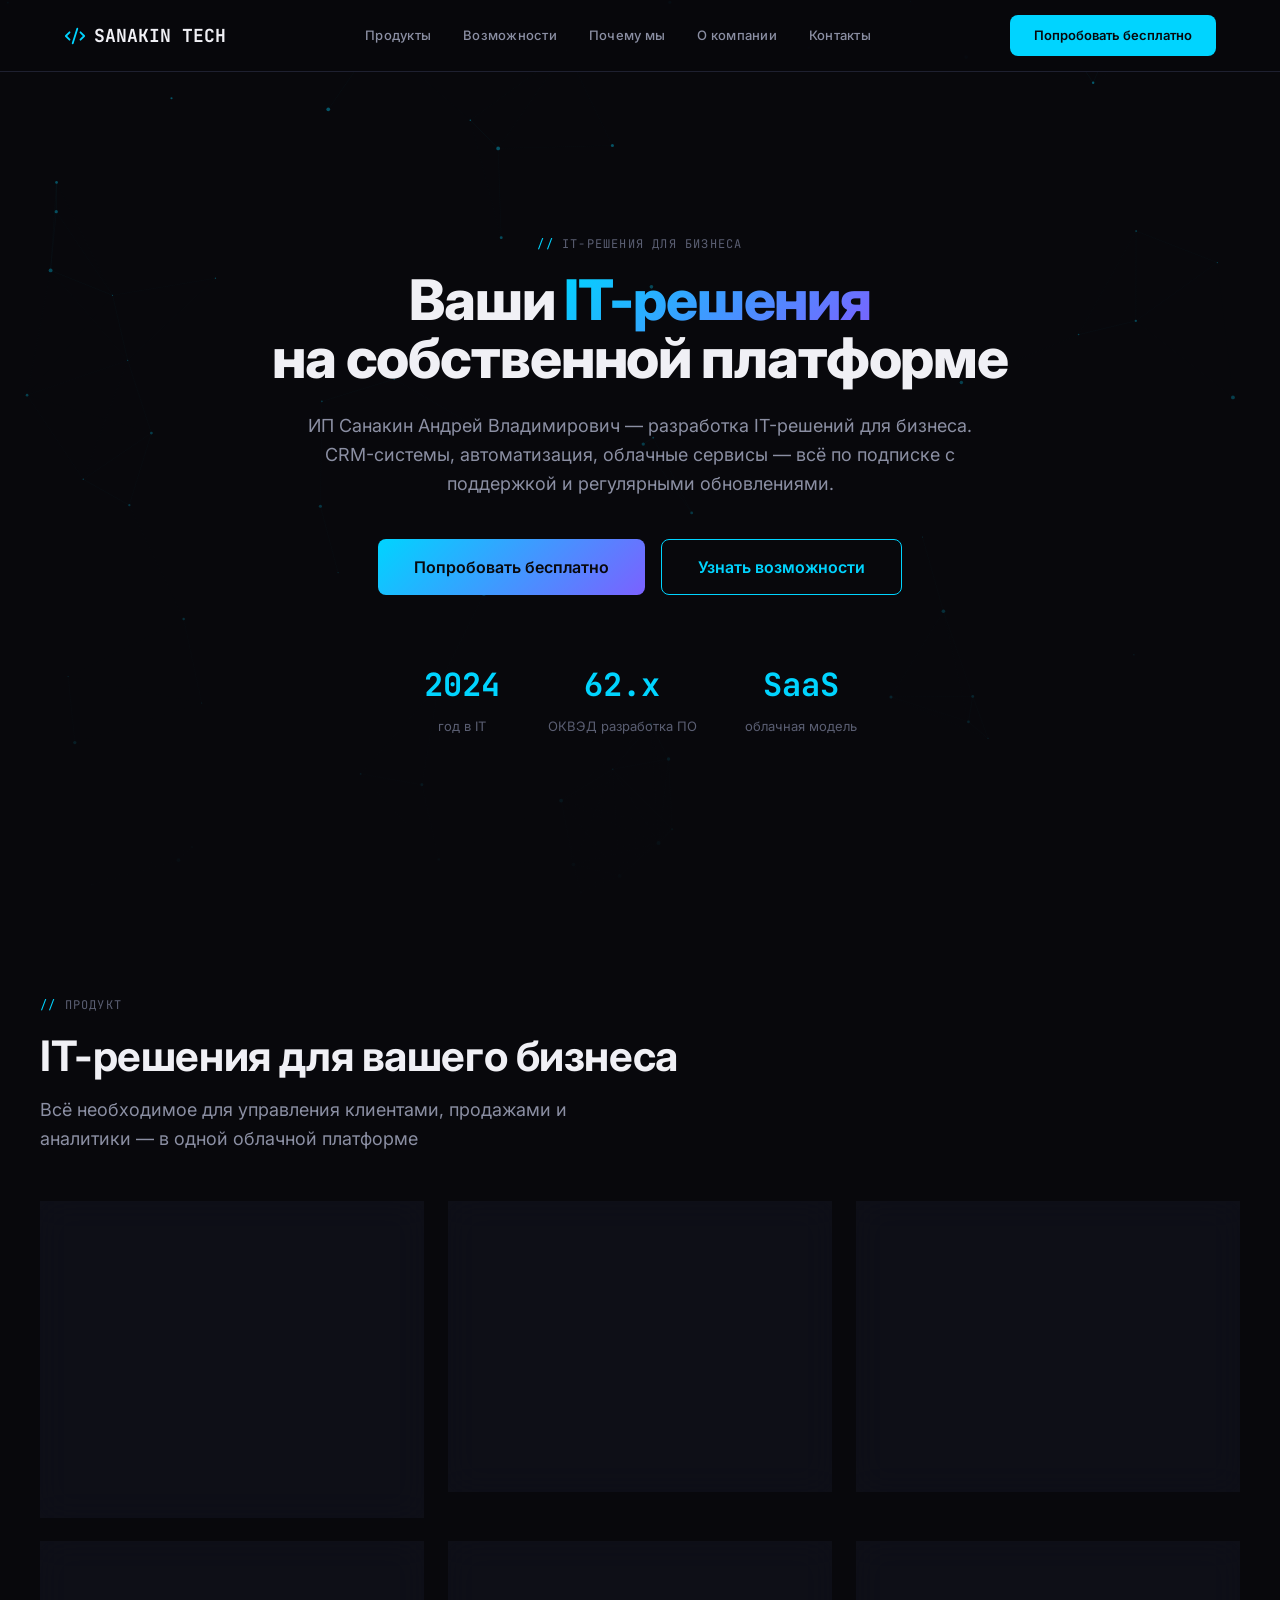
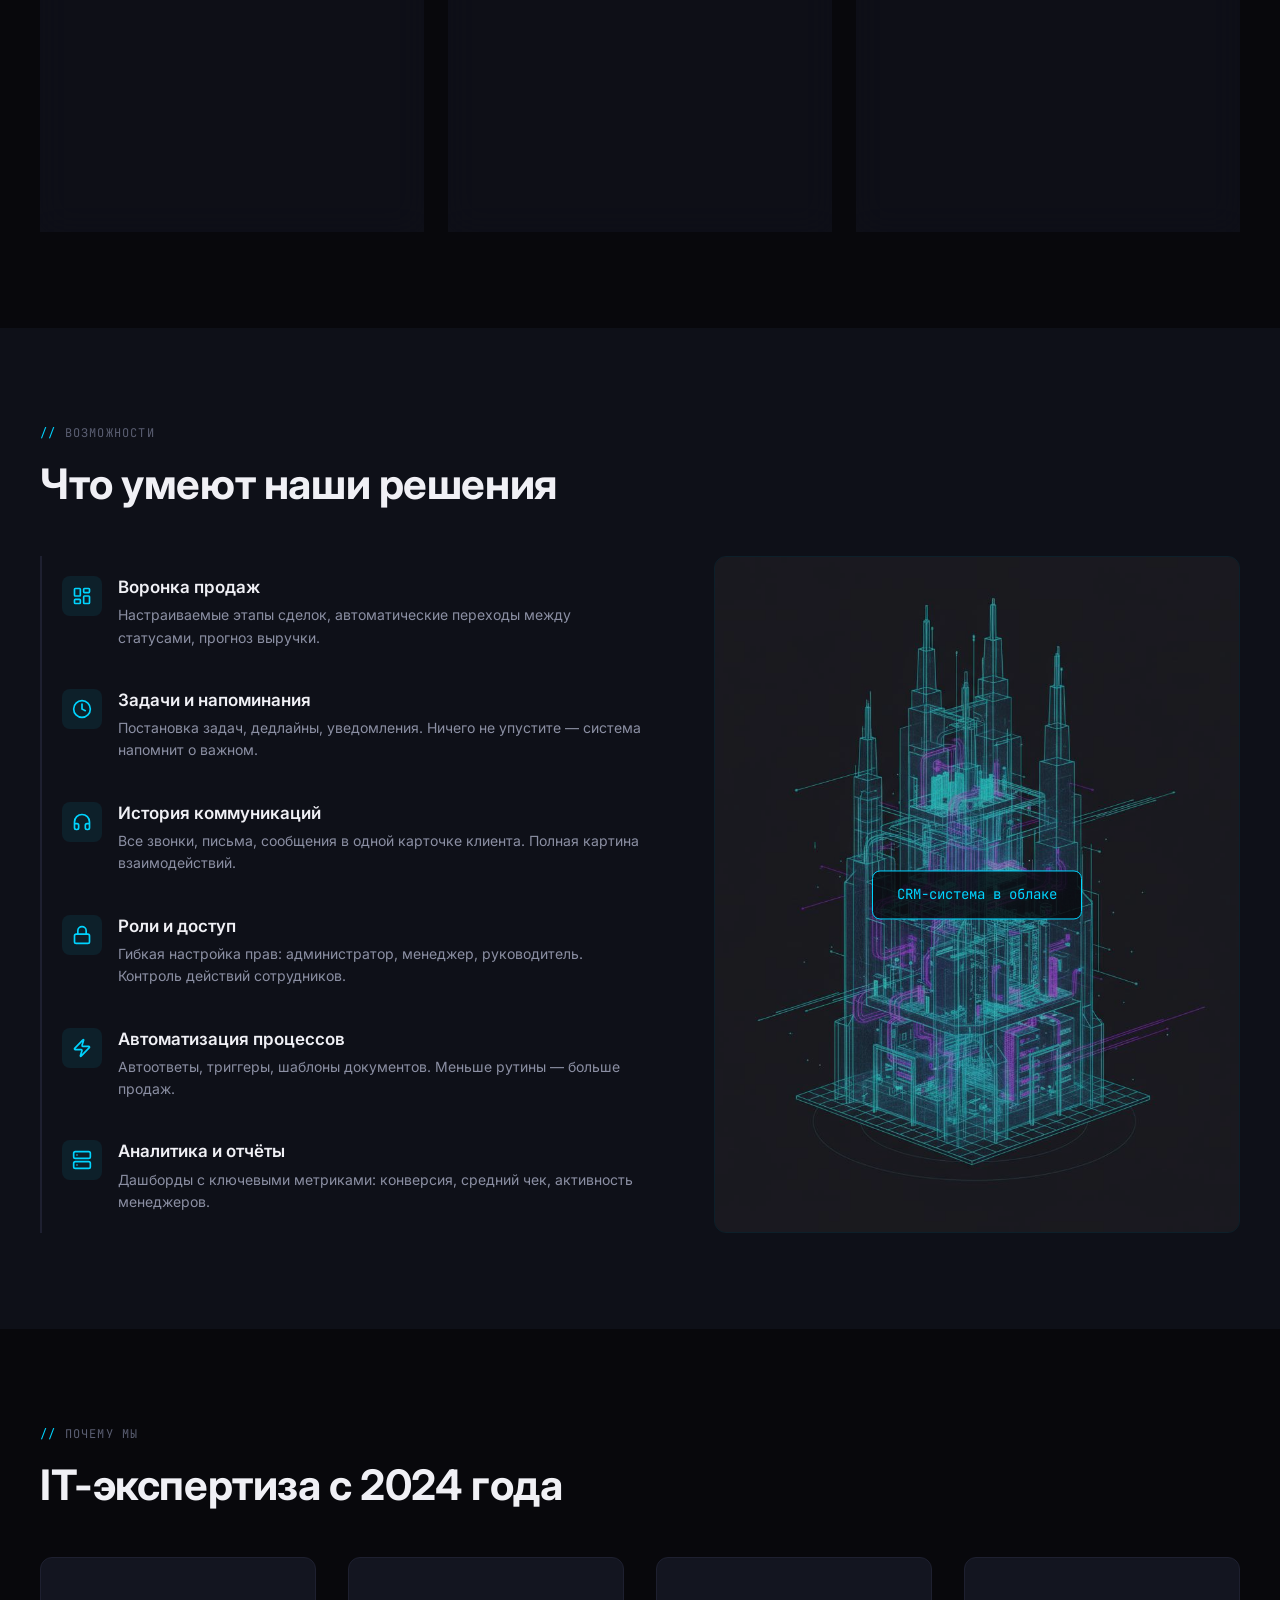
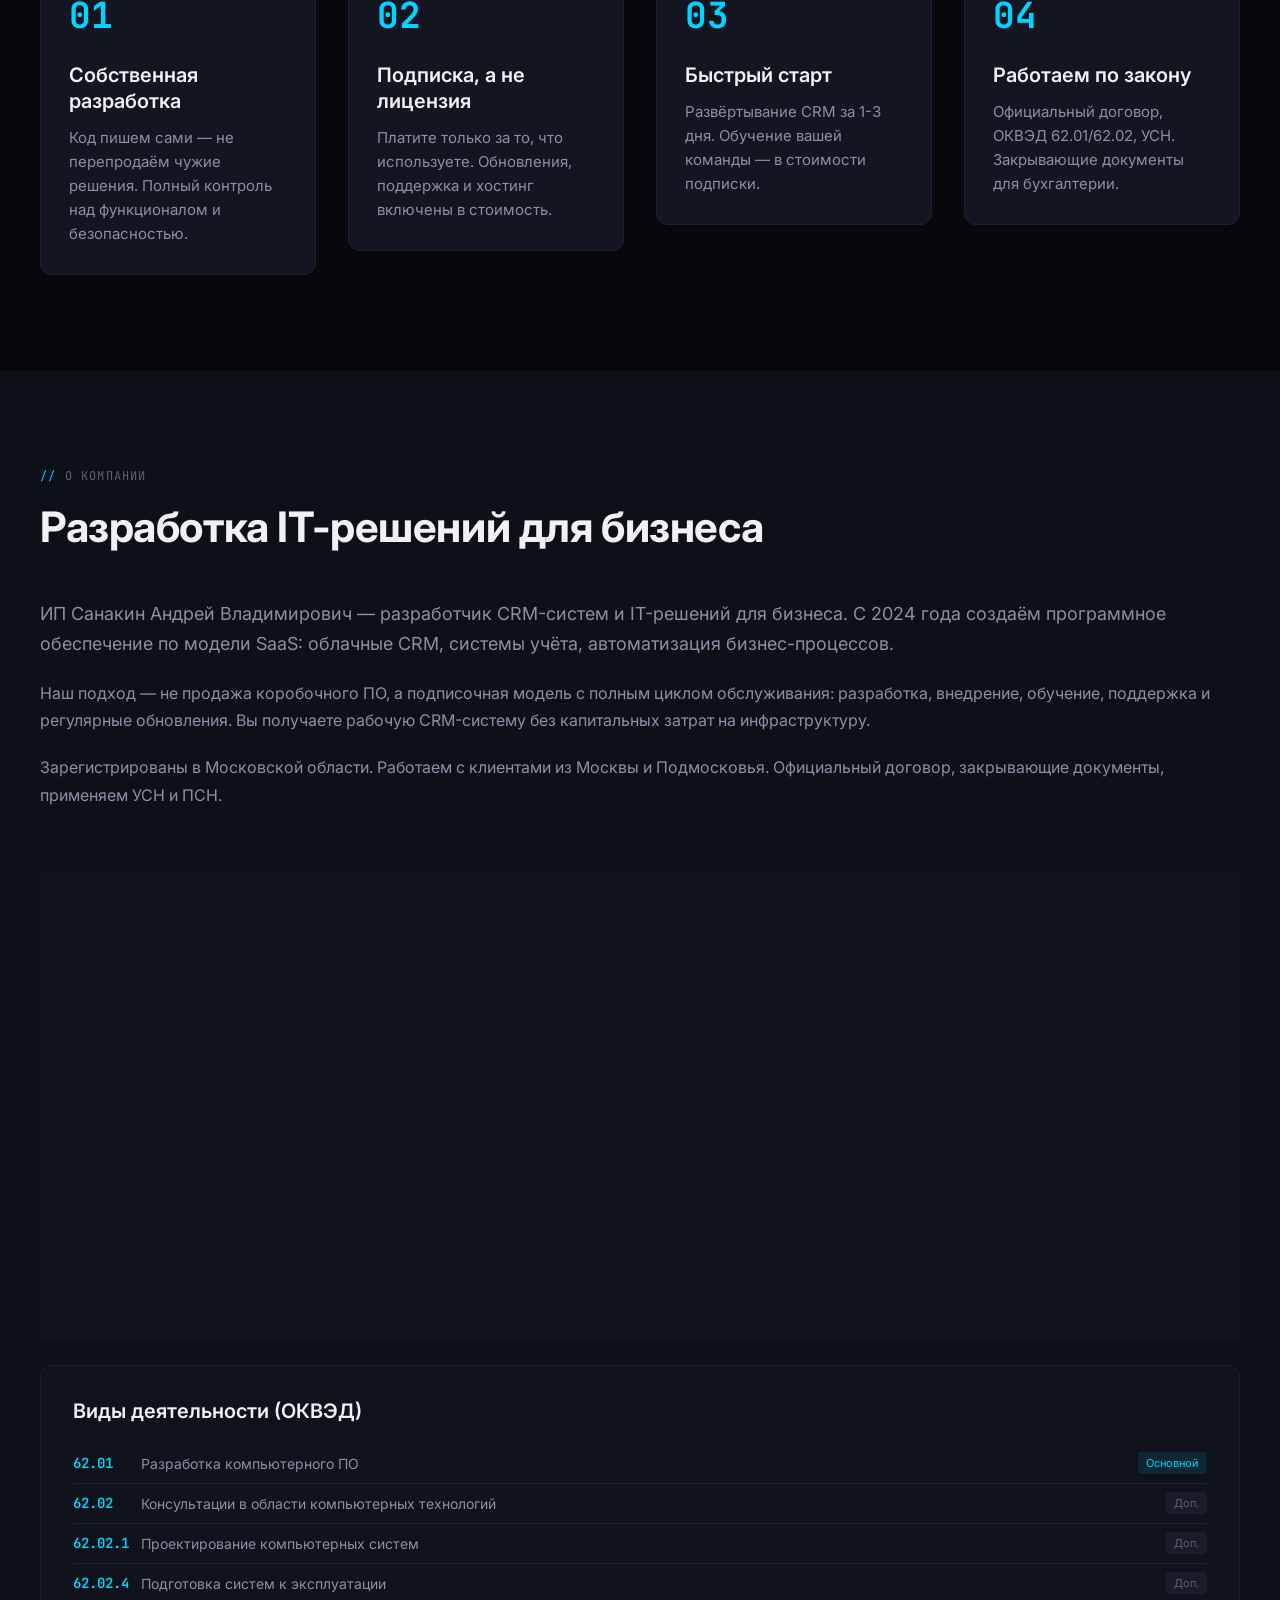
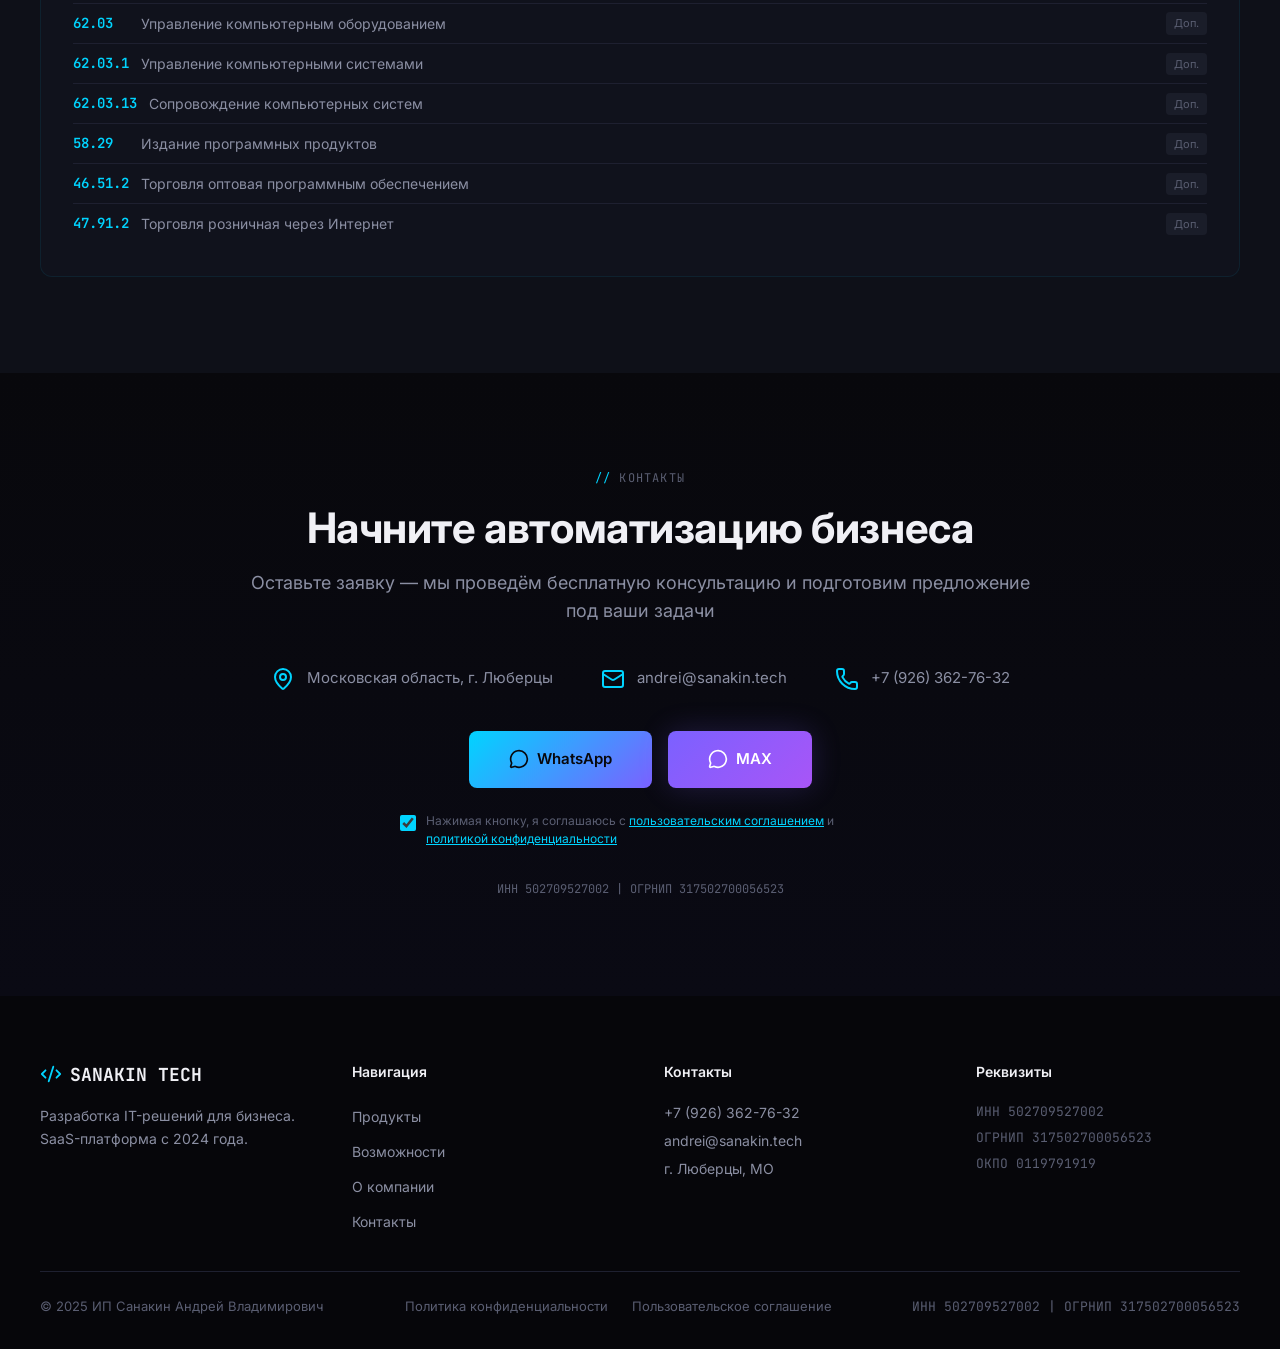
<file: index.html>
<!doctype html>
<html lang="ru">
  <head>
    <meta charset="UTF-8" />
    <meta name="viewport" content="width=device-width, initial-scale=1.0" />
    <title>SANAKIN TECH — IT-решения для бизнеса</title>
    <meta name="description" content="ИП Санакин Андрей Владимирович — разработка IT-решений для бизнеса. CRM, автоматизация, облачные сервисы по подписке." />
    <link rel="preconnect" href="https://fonts.googleapis.com">
    <link rel="preconnect" href="https://fonts.gstatic.com" crossorigin>
    <link href="https://fonts.googleapis.com/css2?family=Inter:wght@300;400;500;600;700;800&family=JetBrains+Mono:wght@400;500;600;700&display=swap" rel="stylesheet">
    <script type="module" crossorigin src="./assets/index-CNrPc90N.js"></script>
    <link rel="stylesheet" crossorigin href="./assets/index-DZtecb5e.css">
  </head>
  <body>
    <div id="root"></div>
  </body>
</html>
</file>
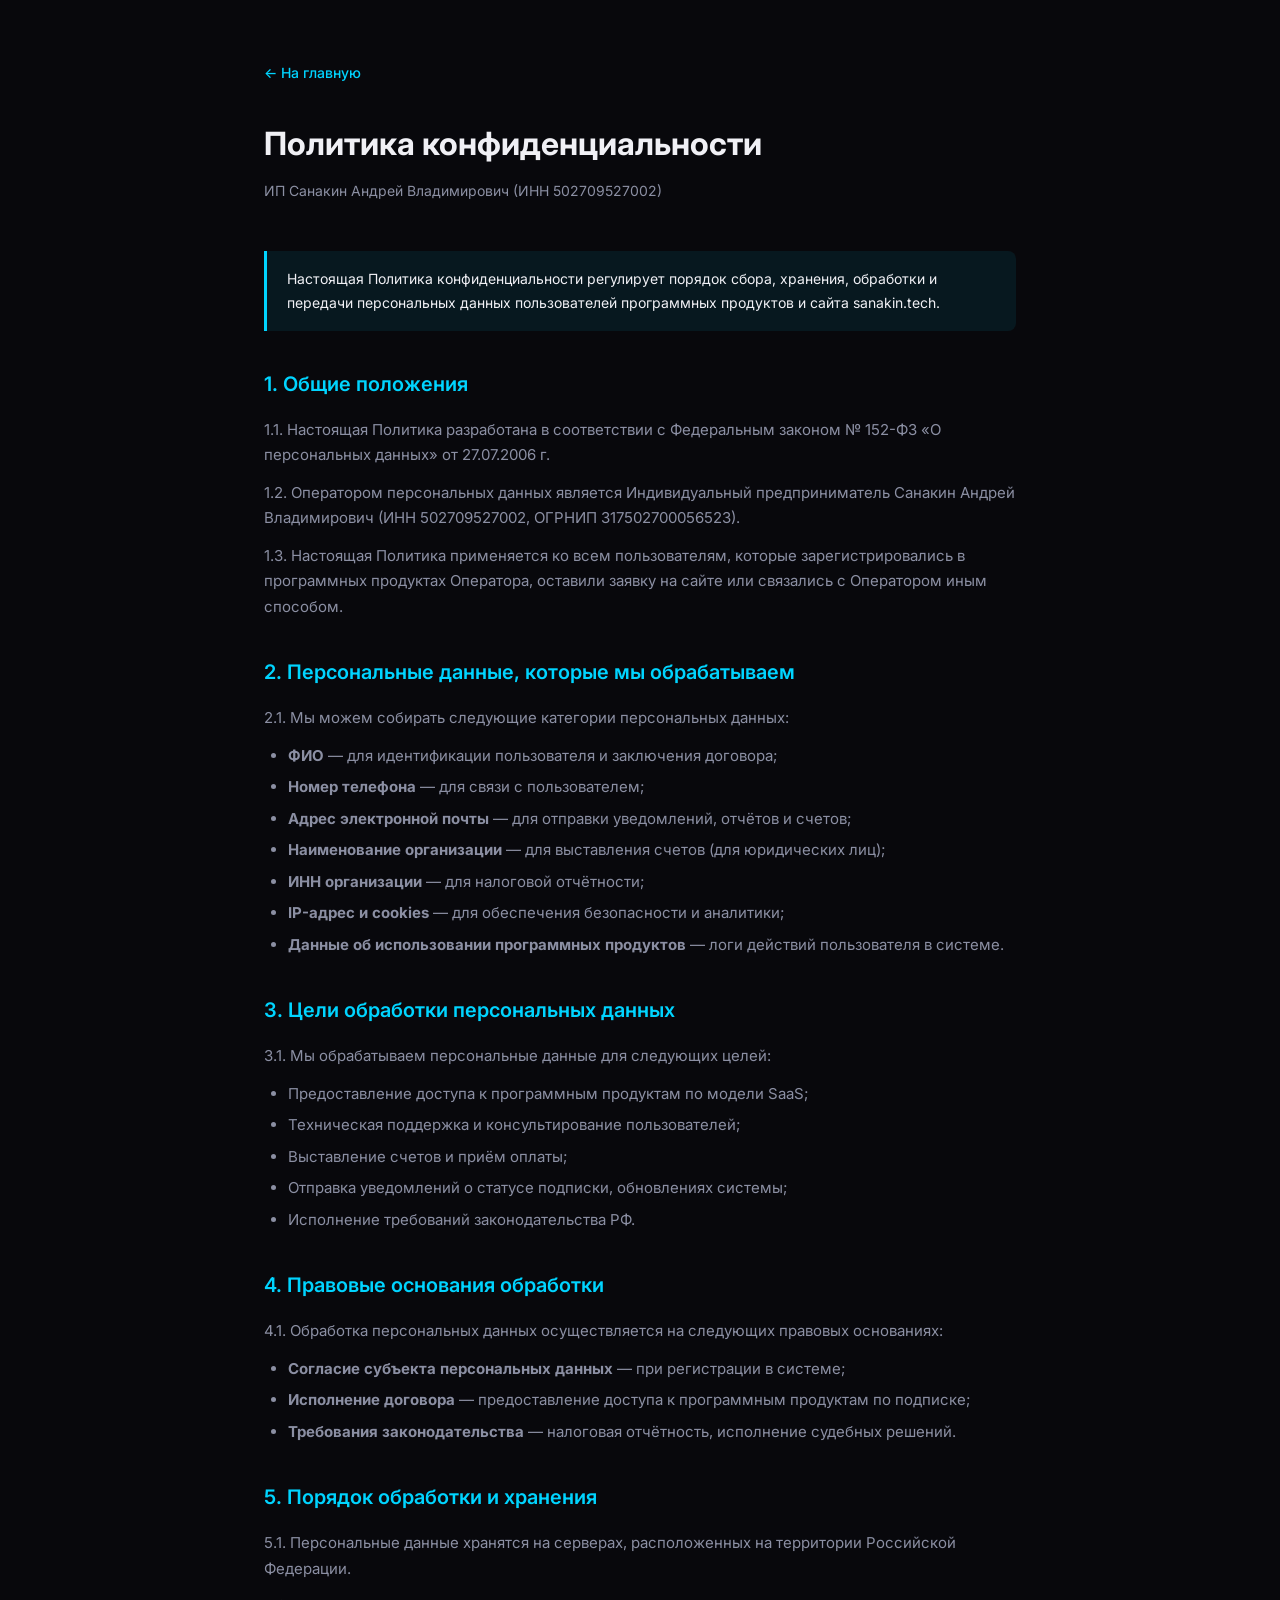
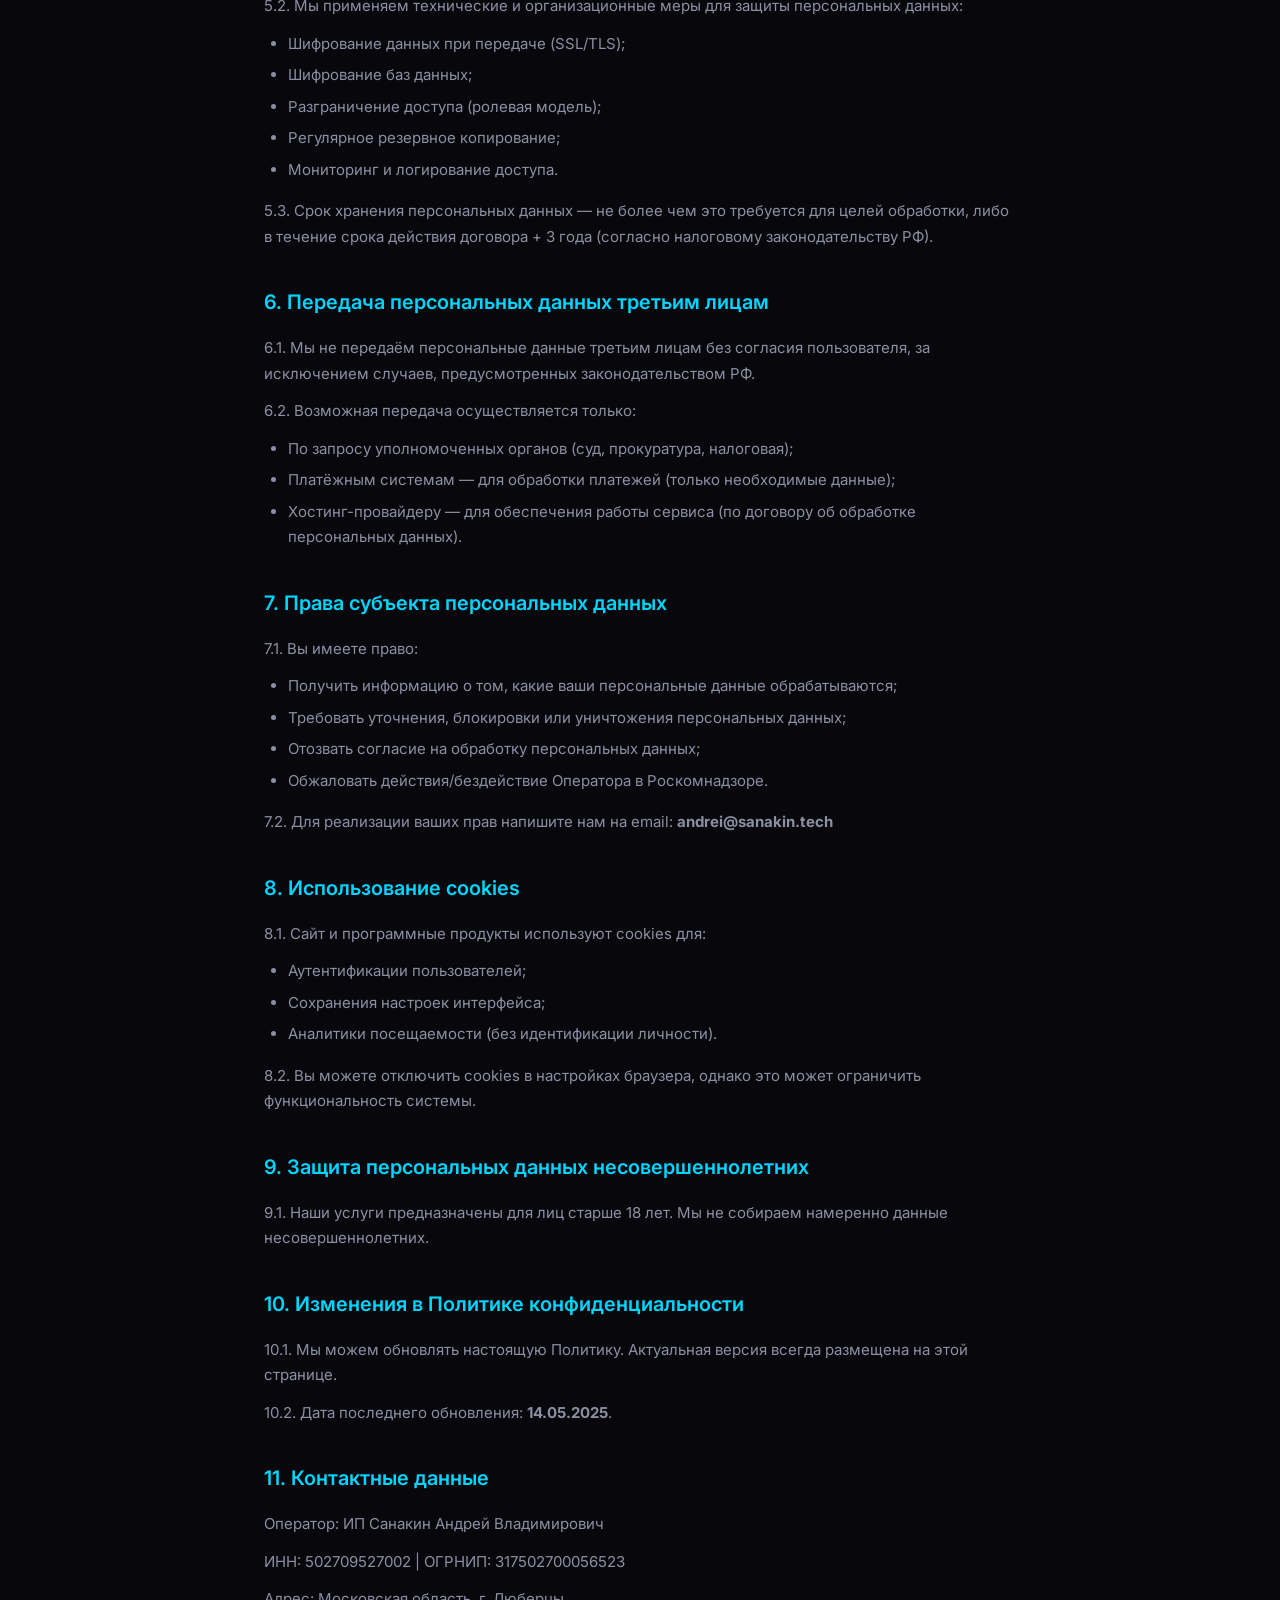
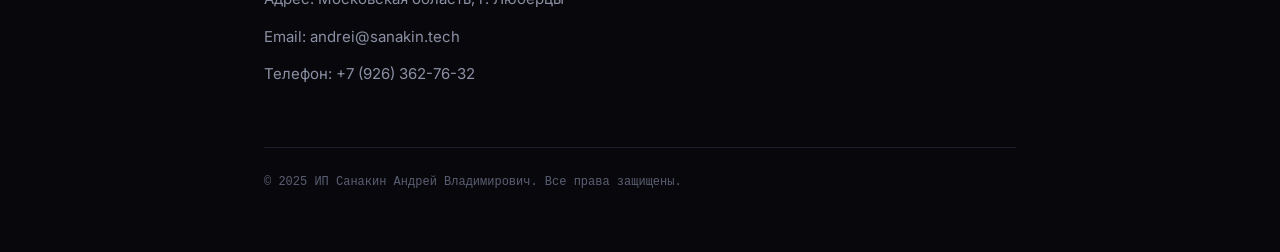
<file: privacy.html>
<!DOCTYPE html>
<html lang="ru">
<head>
  <meta charset="UTF-8">
  <meta name="viewport" content="width=device-width, initial-scale=1.0">
  <title>Политика конфиденциальности — SANAKIN TECH</title>
  <link href="https://fonts.googleapis.com/css2?family=Inter:wght@400;500;600;700&display=swap" rel="stylesheet">
  <style>
    * { margin: 0; padding: 0; box-sizing: border-box; }
    body {
      font-family: 'Inter', system-ui, sans-serif;
      background: #08080C;
      color: #F0F0F5;
      line-height: 1.7;
      font-size: 15px;
    }
    .container {
      max-width: 800px;
      margin: 0 auto;
      padding: 60px 24px;
    }
    h1 {
      font-size: 32px;
      font-weight: 700;
      margin-bottom: 8px;
      color: #F0F0F5;
    }
    .subtitle {
      color: #8B8FA3;
      font-size: 14px;
      margin-bottom: 48px;
    }
    h2 {
      font-size: 20px;
      font-weight: 600;
      color: #00D4FF;
      margin-top: 36px;
      margin-bottom: 16px;
    }
    h3 {
      font-size: 16px;
      font-weight: 600;
      color: #F0F0F5;
      margin-top: 24px;
      margin-bottom: 10px;
    }
    p {
      color: #8B8FA3;
      margin-bottom: 12px;
    }
    ul {
      color: #8B8FA3;
      margin-left: 24px;
      margin-bottom: 16px;
    }
    li {
      margin-bottom: 6px;
    }
    .back-link {
      display: inline-flex;
      align-items: center;
      gap: 8px;
      color: #00D4FF;
      text-decoration: none;
      font-size: 14px;
      font-weight: 500;
      margin-bottom: 32px;
      transition: opacity 0.2s;
    }
    .back-link:hover { opacity: 0.8; }
    .highlight {
      background: rgba(0, 212, 255, 0.08);
      border-left: 3px solid #00D4FF;
      padding: 16px 20px;
      border-radius: 0 8px 8px 0;
      margin: 20px 0;
    }
    .highlight p {
      color: #F0F0F5;
      margin: 0;
      font-size: 14px;
    }
    .footer-note {
      margin-top: 60px;
      padding-top: 24px;
      border-top: 1px solid #1E2030;
      font-family: 'JetBrains Mono', monospace;
      font-size: 12px;
      color: #5A5E72;
    }
  </style>
</head>
<body>
  <div class="container">
    <a href="./index.html" class="back-link">&larr; На главную</a>

    <h1>Политика конфиденциальности</h1>
    <p class="subtitle">ИП Санакин Андрей Владимирович (ИНН 502709527002)</p>

    <div class="highlight">
      <p>Настоящая Политика конфиденциальности регулирует порядок сбора, хранения, обработки и передачи персональных данных пользователей программных продуктов и сайта sanakin.tech.</p>
    </div>

    <h2>1. Общие положения</h2>
    <p>1.1. Настоящая Политика разработана в соответствии с Федеральным законом № 152-ФЗ &laquo;О персональных данных&raquo; от 27.07.2006 г.</p>
    <p>1.2. Оператором персональных данных является Индивидуальный предприниматель Санакин Андрей Владимирович (ИНН 502709527002, ОГРНИП 317502700056523).</p>
    <p>1.3. Настоящая Политика применяется ко всем пользователям, которые зарегистрировались в программных продуктах Оператора, оставили заявку на сайте или связались с Оператором иным способом.</p>

    <h2>2. Персональные данные, которые мы обрабатываем</h2>
    <p>2.1. Мы можем собирать следующие категории персональных данных:</p>
    <ul>
      <li><strong>ФИО</strong> &mdash; для идентификации пользователя и заключения договора;</li>
      <li><strong>Номер телефона</strong> &mdash; для связи с пользователем;</li>
      <li><strong>Адрес электронной почты</strong> &mdash; для отправки уведомлений, отчётов и счетов;</li>
      <li><strong>Наименование организации</strong> &mdash; для выставления счетов (для юридических лиц);</li>
      <li><strong>ИНН организации</strong> &mdash; для налоговой отчётности;</li>
      <li><strong>IP-адрес и cookies</strong> &mdash; для обеспечения безопасности и аналитики;</li>
      <li><strong>Данные об использовании программных продуктов</strong> &mdash; логи действий пользователя в системе.</li>
    </ul>

    <h2>3. Цели обработки персональных данных</h2>
    <p>3.1. Мы обрабатываем персональные данные для следующих целей:</p>
    <ul>
      <li>Предоставление доступа к программным продуктам по модели SaaS;</li>
      <li>Техническая поддержка и консультирование пользователей;</li>
      <li>Выставление счетов и приём оплаты;</li>
      <li>Отправка уведомлений о статусе подписки, обновлениях системы;</li>
      <li>Исполнение требований законодательства РФ.</li>
    </ul>

    <h2>4. Правовые основания обработки</h2>
    <p>4.1. Обработка персональных данных осуществляется на следующих правовых основаниях:</p>
    <ul>
      <li><strong>Согласие субъекта персональных данных</strong> &mdash; при регистрации в системе;</li>
      <li><strong>Исполнение договора</strong> &mdash; предоставление доступа к программным продуктам по подписке;</li>
      <li><strong>Требования законодательства</strong> &mdash; налоговая отчётность, исполнение судебных решений.</li>
    </ul>

    <h2>5. Порядок обработки и хранения</h2>
    <p>5.1. Персональные данные хранятся на серверах, расположенных на территории Российской Федерации.</p>
    <p>5.2. Мы применяем технические и организационные меры для защиты персональных данных:</p>
    <ul>
      <li>Шифрование данных при передаче (SSL/TLS);</li>
      <li>Шифрование баз данных;</li>
      <li>Разграничение доступа (ролевая модель);</li>
      <li>Регулярное резервное копирование;</li>
      <li>Мониторинг и логирование доступа.</li>
    </ul>
    <p>5.3. Срок хранения персональных данных &mdash; не более чем это требуется для целей обработки, либо в течение срока действия договора + 3 года (согласно налоговому законодательству РФ).</p>

    <h2>6. Передача персональных данных третьим лицам</h2>
    <p>6.1. Мы не передаём персональные данные третьим лицам без согласия пользователя, за исключением случаев, предусмотренных законодательством РФ.</p>
    <p>6.2. Возможная передача осуществляется только:</p>
    <ul>
      <li>По запросу уполномоченных органов (суд, прокуратура, налоговая);</li>
      <li>Платёжным системам &mdash; для обработки платежей (только необходимые данные);</li>
      <li>Хостинг-провайдеру &mdash; для обеспечения работы сервиса (по договору об обработке персональных данных).</li>
    </ul>

    <h2>7. Права субъекта персональных данных</h2>
    <p>7.1. Вы имеете право:</p>
    <ul>
      <li>Получить информацию о том, какие ваши персональные данные обрабатываются;</li>
      <li>Требовать уточнения, блокировки или уничтожения персональных данных;</li>
      <li>Отозвать согласие на обработку персональных данных;</li>
      <li>Обжаловать действия/бездействие Оператора в Роскомнадзоре.</li>
    </ul>
    <p>7.2. Для реализации ваших прав напишите нам на email: <strong>andrei@sanakin.tech</strong></p>

    <h2>8. Использование cookies</h2>
    <p>8.1. Сайт и программные продукты используют cookies для:</p>
    <ul>
      <li>Аутентификации пользователей;</li>
      <li>Сохранения настроек интерфейса;</li>
      <li>Аналитики посещаемости (без идентификации личности).</li>
    </ul>
    <p>8.2. Вы можете отключить cookies в настройках браузера, однако это может ограничить функциональность системы.</p>

    <h2>9. Защита персональных данных несовершеннолетних</h2>
    <p>9.1. Наши услуги предназначены для лиц старше 18 лет. Мы не собираем намеренно данные несовершеннолетних.</p>

    <h2>10. Изменения в Политике конфиденциальности</h2>
    <p>10.1. Мы можем обновлять настоящую Политику. Актуальная версия всегда размещена на этой странице.</p>
    <p>10.2. Дата последнего обновления: <strong>14.05.2025</strong>.</p>

    <h2>11. Контактные данные</h2>
    <p>Оператор: ИП Санакин Андрей Владимирович</p>
    <p>ИНН: 502709527002 | ОГРНИП: 317502700056523</p>
    <p>Адрес: Московская область, г. Люберцы</p>
    <p>Email: andrei@sanakin.tech</p>
    <p>Телефон: +7 (926) 362-76-32</p>

    <div class="footer-note">
      &copy; 2025 ИП Санакин Андрей Владимирович. Все права защищены.
    </div>
  </div>
</body>
</html>
</file>
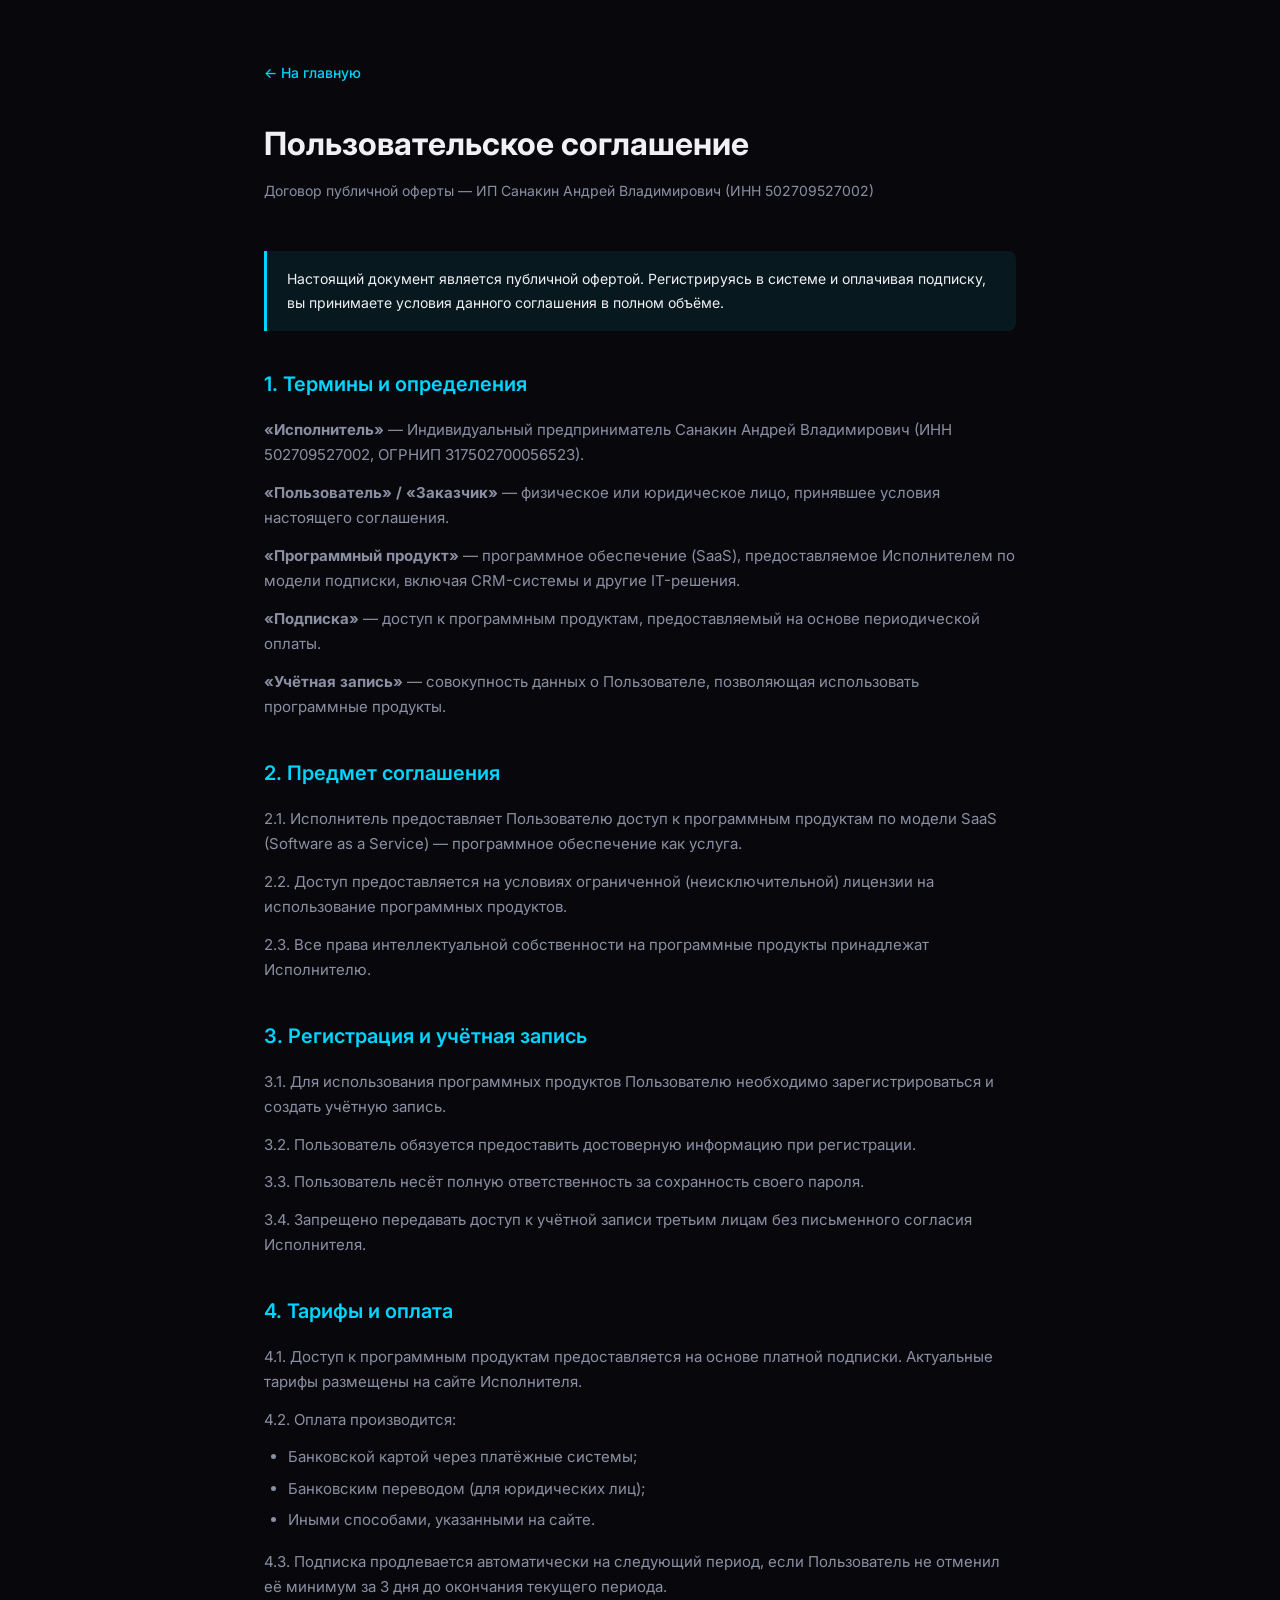
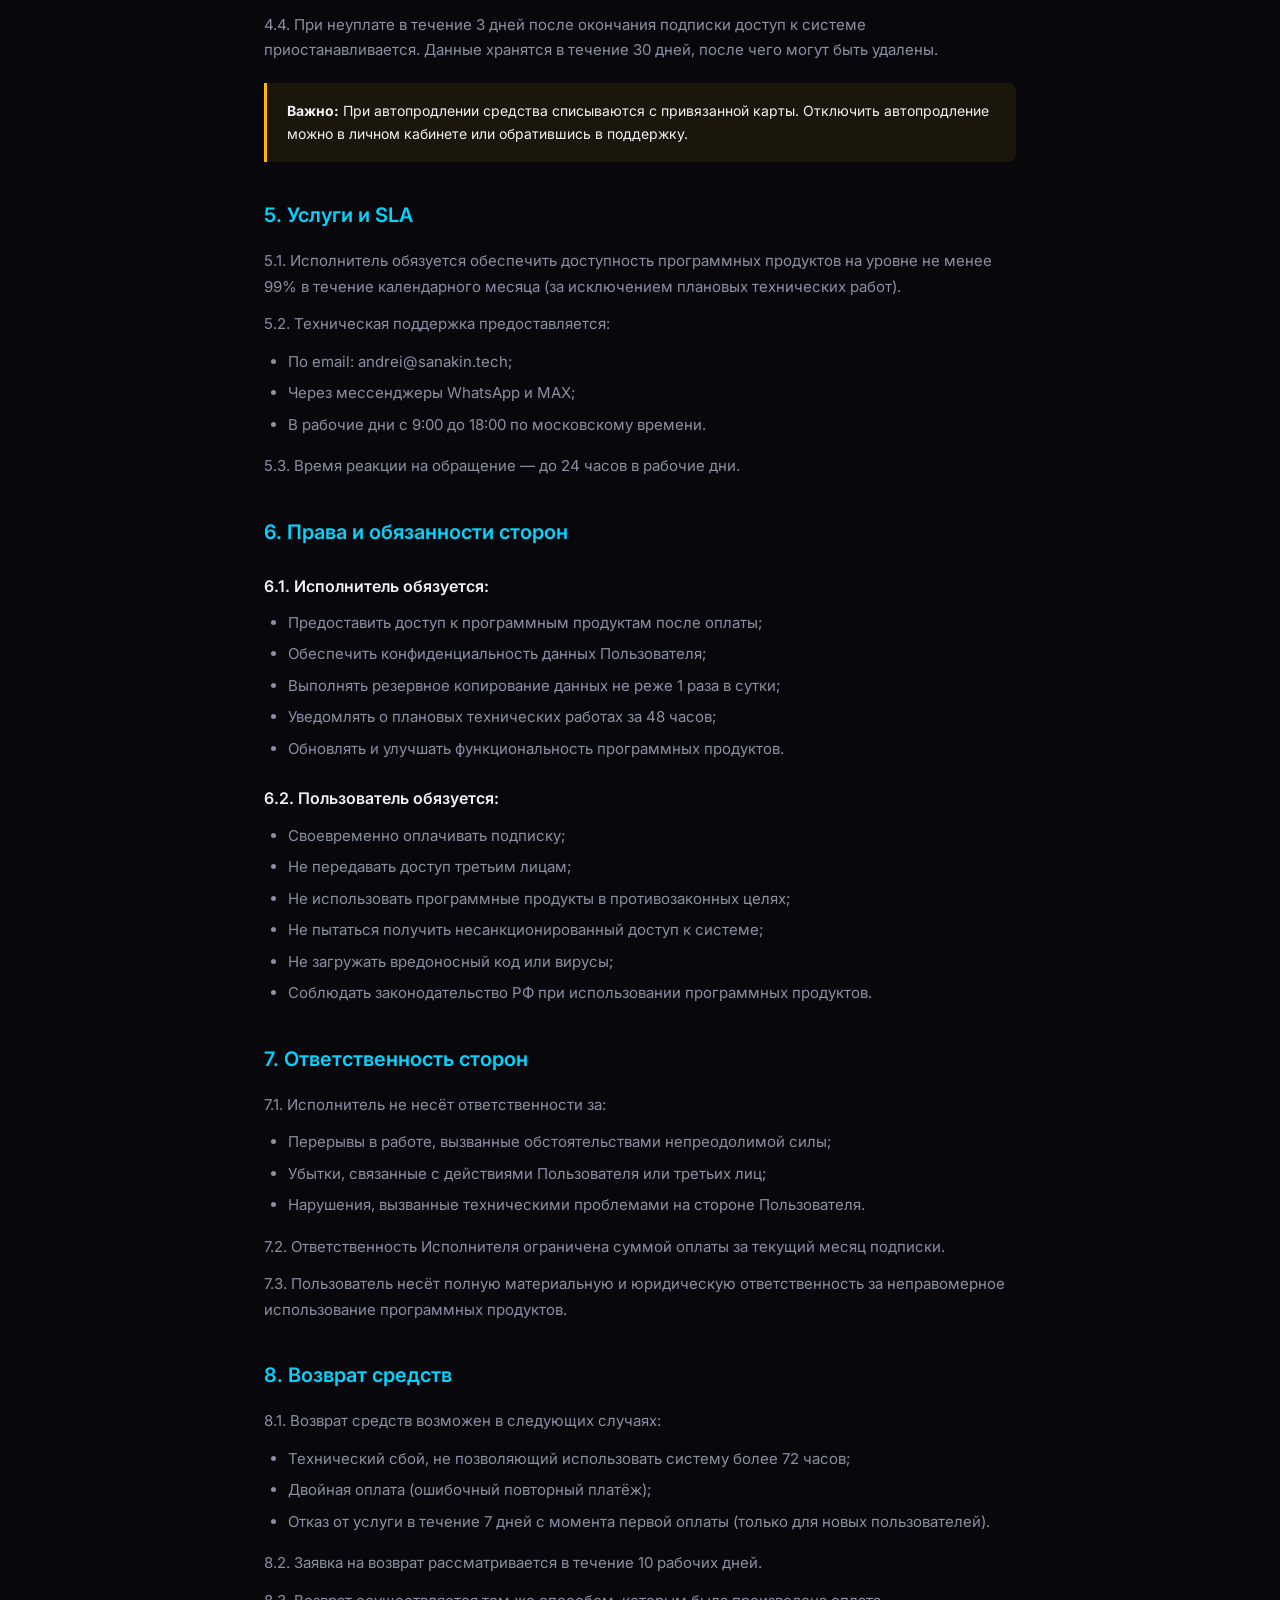
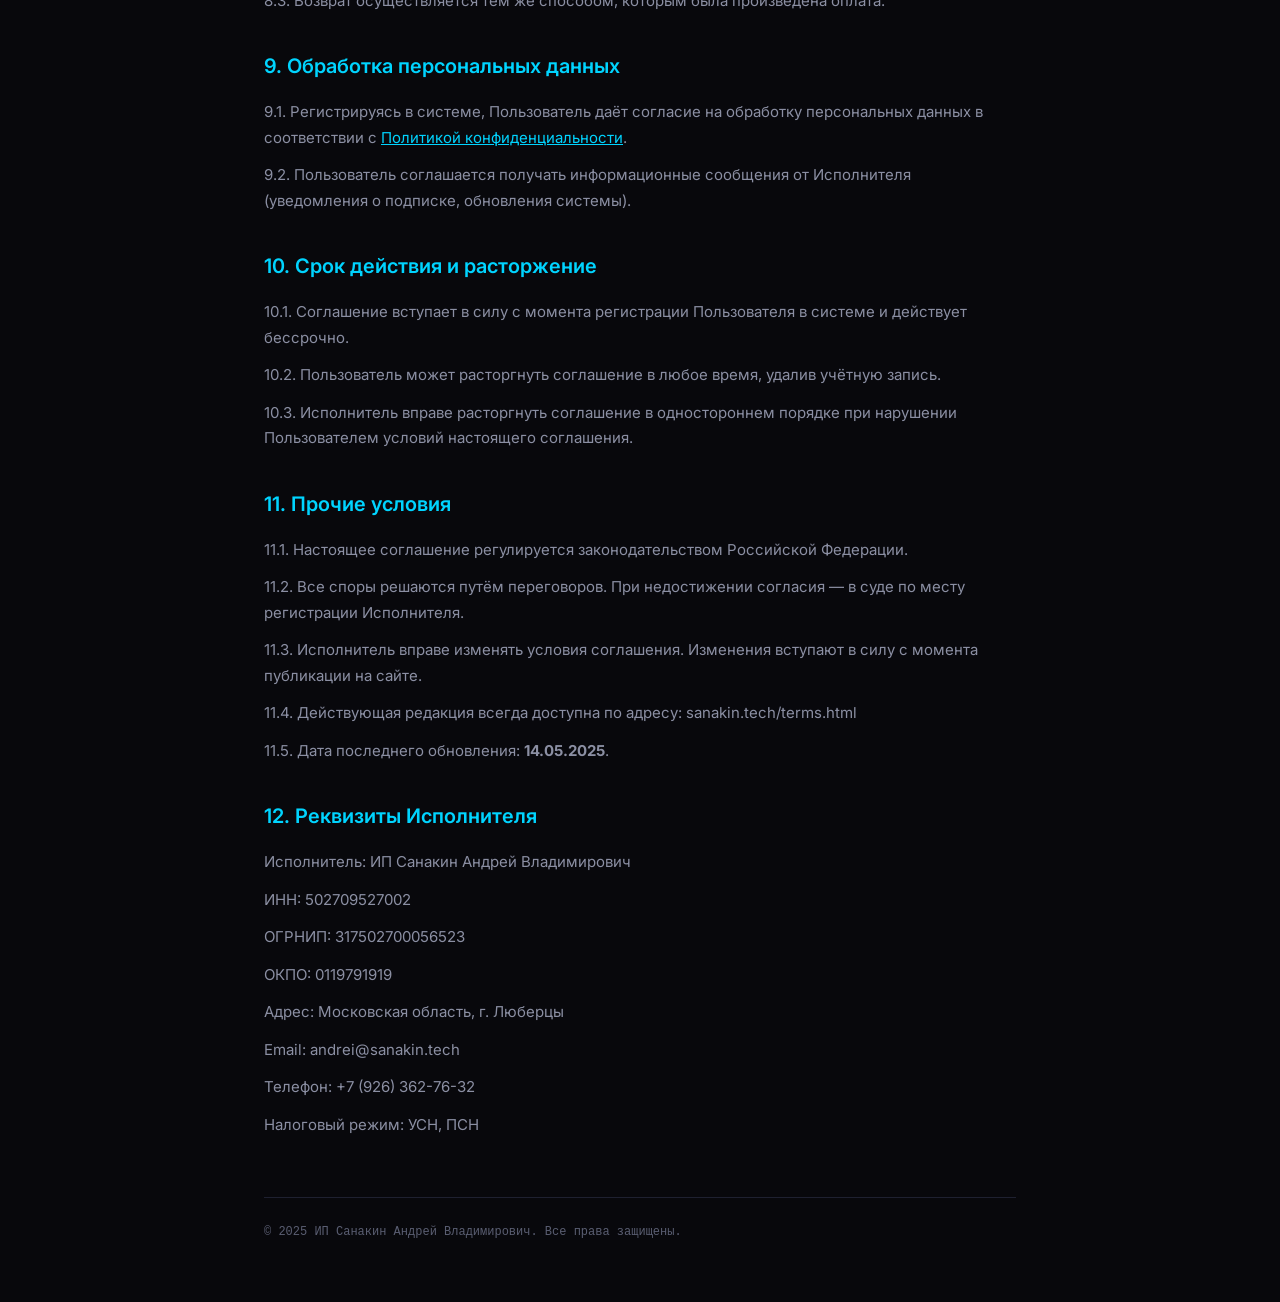
<file: terms.html>
<!DOCTYPE html>
<html lang="ru">
<head>
  <meta charset="UTF-8">
  <meta name="viewport" content="width=device-width, initial-scale=1.0">
  <title>Пользовательское соглашение — SANAKIN TECH</title>
  <link href="https://fonts.googleapis.com/css2?family=Inter:wght@400;500;600;700&display=swap" rel="stylesheet">
  <style>
    * { margin: 0; padding: 0; box-sizing: border-box; }
    body {
      font-family: 'Inter', system-ui, sans-serif;
      background: #08080C;
      color: #F0F0F5;
      line-height: 1.7;
      font-size: 15px;
    }
    .container {
      max-width: 800px;
      margin: 0 auto;
      padding: 60px 24px;
    }
    h1 {
      font-size: 32px;
      font-weight: 700;
      margin-bottom: 8px;
      color: #F0F0F5;
    }
    .subtitle {
      color: #8B8FA3;
      font-size: 14px;
      margin-bottom: 48px;
    }
    h2 {
      font-size: 20px;
      font-weight: 600;
      color: #00D4FF;
      margin-top: 36px;
      margin-bottom: 16px;
    }
    h3 {
      font-size: 16px;
      font-weight: 600;
      color: #F0F0F5;
      margin-top: 24px;
      margin-bottom: 10px;
    }
    p {
      color: #8B8FA3;
      margin-bottom: 12px;
    }
    ul {
      color: #8B8FA3;
      margin-left: 24px;
      margin-bottom: 16px;
    }
    li {
      margin-bottom: 6px;
    }
    .back-link {
      display: inline-flex;
      align-items: center;
      gap: 8px;
      color: #00D4FF;
      text-decoration: none;
      font-size: 14px;
      font-weight: 500;
      margin-bottom: 32px;
      transition: opacity 0.2s;
    }
    .back-link:hover { opacity: 0.8; }
    .highlight {
      background: rgba(0, 212, 255, 0.08);
      border-left: 3px solid #00D4FF;
      padding: 16px 20px;
      border-radius: 0 8px 8px 0;
      margin: 20px 0;
    }
    .highlight p {
      color: #F0F0F5;
      margin: 0;
      font-size: 14px;
    }
    .warning {
      background: rgba(255, 184, 0, 0.08);
      border-left: 3px solid #FFB800;
      padding: 16px 20px;
      border-radius: 0 8px 8px 0;
      margin: 20px 0;
    }
    .warning p {
      color: #F0F0F5;
      margin: 0;
      font-size: 14px;
    }
    .footer-note {
      margin-top: 60px;
      padding-top: 24px;
      border-top: 1px solid #1E2030;
      font-family: 'JetBrains Mono', monospace;
      font-size: 12px;
      color: #5A5E72;
    }
  </style>
</head>
<body>
  <div class="container">
    <a href="./index.html" class="back-link">&larr; На главную</a>

    <h1>Пользовательское соглашение</h1>
    <p class="subtitle">Договор публичной оферты &mdash; ИП Санакин Андрей Владимирович (ИНН 502709527002)</p>

    <div class="highlight">
      <p>Настоящий документ является публичной офертой. Регистрируясь в системе и оплачивая подписку, вы принимаете условия данного соглашения в полном объёме.</p>
    </div>

    <h2>1. Термины и определения</h2>
    <p><strong>&laquo;Исполнитель&raquo;</strong> &mdash; Индивидуальный предприниматель Санакин Андрей Владимирович (ИНН 502709527002, ОГРНИП 317502700056523).</p>
    <p><strong>&laquo;Пользователь&raquo; / &laquo;Заказчик&raquo;</strong> &mdash; физическое или юридическое лицо, принявшее условия настоящего соглашения.</p>
    <p><strong>&laquo;Программный продукт&raquo;</strong> &mdash; программное обеспечение (SaaS), предоставляемое Исполнителем по модели подписки, включая CRM-системы и другие IT-решения.</p>
    <p><strong>&laquo;Подписка&raquo;</strong> &mdash; доступ к программным продуктам, предоставляемый на основе периодической оплаты.</p>
    <p><strong>&laquo;Учётная запись&raquo;</strong> &mdash; совокупность данных о Пользователе, позволяющая использовать программные продукты.</p>

    <h2>2. Предмет соглашения</h2>
    <p>2.1. Исполнитель предоставляет Пользователю доступ к программным продуктам по модели SaaS (Software as a Service) &mdash; программное обеспечение как услуга.</p>
    <p>2.2. Доступ предоставляется на условиях ограниченной (неисключительной) лицензии на использование программных продуктов.</p>
    <p>2.3. Все права интеллектуальной собственности на программные продукты принадлежат Исполнителю.</p>

    <h2>3. Регистрация и учётная запись</h2>
    <p>3.1. Для использования программных продуктов Пользователю необходимо зарегистрироваться и создать учётную запись.</p>
    <p>3.2. Пользователь обязуется предоставить достоверную информацию при регистрации.</p>
    <p>3.3. Пользователь несёт полную ответственность за сохранность своего пароля.</p>
    <p>3.4. Запрещено передавать доступ к учётной записи третьим лицам без письменного согласия Исполнителя.</p>

    <h2>4. Тарифы и оплата</h2>
    <p>4.1. Доступ к программным продуктам предоставляется на основе платной подписки. Актуальные тарифы размещены на сайте Исполнителя.</p>
    <p>4.2. Оплата производится:</p>
    <ul>
      <li>Банковской картой через платёжные системы;</li>
      <li>Банковским переводом (для юридических лиц);</li>
      <li>Иными способами, указанными на сайте.</li>
    </ul>
    <p>4.3. Подписка продлевается автоматически на следующий период, если Пользователь не отменил её минимум за 3 дня до окончания текущего периода.</p>
    <p>4.4. При неуплате в течение 3 дней после окончания подписки доступ к системе приостанавливается. Данные хранятся в течение 30 дней, после чего могут быть удалены.</p>

    <div class="warning">
      <p><strong>Важно:</strong> При автопродлении средства списываются с привязанной карты. Отключить автопродление можно в личном кабинете или обратившись в поддержку.</p>
    </div>

    <h2>5. Услуги и SLA</h2>
    <p>5.1. Исполнитель обязуется обеспечить доступность программных продуктов на уровне не менее 99% в течение календарного месяца (за исключением плановых технических работ).</p>
    <p>5.2. Техническая поддержка предоставляется:</p>
    <ul>
      <li>По email: andrei@sanakin.tech;</li>
      <li>Через мессенджеры WhatsApp и MAX;</li>
      <li>В рабочие дни с 9:00 до 18:00 по московскому времени.</li>
    </ul>
    <p>5.3. Время реакции на обращение &mdash; до 24 часов в рабочие дни.</p>

    <h2>6. Права и обязанности сторон</h2>
    <h3>6.1. Исполнитель обязуется:</h3>
    <ul>
      <li>Предоставить доступ к программным продуктам после оплаты;</li>
      <li>Обеспечить конфиденциальность данных Пользователя;</li>
      <li>Выполнять резервное копирование данных не реже 1 раза в сутки;</li>
      <li>Уведомлять о плановых технических работах за 48 часов;</li>
      <li>Обновлять и улучшать функциональность программных продуктов.</li>
    </ul>

    <h3>6.2. Пользователь обязуется:</h3>
    <ul>
      <li>Своевременно оплачивать подписку;</li>
      <li>Не передавать доступ третьим лицам;</li>
      <li>Не использовать программные продукты в противозаконных целях;</li>
      <li>Не пытаться получить несанкционированный доступ к системе;</li>
      <li>Не загружать вредоносный код или вирусы;</li>
      <li>Соблюдать законодательство РФ при использовании программных продуктов.</li>
    </ul>

    <h2>7. Ответственность сторон</h2>
    <p>7.1. Исполнитель не несёт ответственности за:</p>
    <ul>
      <li>Перерывы в работе, вызванные обстоятельствами непреодолимой силы;</li>
      <li>Убытки, связанные с действиями Пользователя или третьих лиц;</li>
      <li>Нарушения, вызванные техническими проблемами на стороне Пользователя.</li>
    </ul>
    <p>7.2. Ответственность Исполнителя ограничена суммой оплаты за текущий месяц подписки.</p>
    <p>7.3. Пользователь несёт полную материальную и юридическую ответственность за неправомерное использование программных продуктов.</p>

    <h2>8. Возврат средств</h2>
    <p>8.1. Возврат средств возможен в следующих случаях:</p>
    <ul>
      <li>Технический сбой, не позволяющий использовать систему более 72 часов;</li>
      <li>Двойная оплата (ошибочный повторный платёж);</li>
      <li>Отказ от услуги в течение 7 дней с момента первой оплаты (только для новых пользователей).</li>
    </ul>
    <p>8.2. Заявка на возврат рассматривается в течение 10 рабочих дней.</p>
    <p>8.3. Возврат осуществляется тем же способом, которым была произведена оплата.</p>

    <h2>9. Обработка персональных данных</h2>
    <p>9.1. Регистрируясь в системе, Пользователь даёт согласие на обработку персональных данных в соответствии с <a href="./privacy.html" style="color: #00D4FF;">Политикой конфиденциальности</a>.</p>
    <p>9.2. Пользователь соглашается получать информационные сообщения от Исполнителя (уведомления о подписке, обновления системы).</p>

    <h2>10. Срок действия и расторжение</h2>
    <p>10.1. Соглашение вступает в силу с момента регистрации Пользователя в системе и действует бессрочно.</p>
    <p>10.2. Пользователь может расторгнуть соглашение в любое время, удалив учётную запись.</p>
    <p>10.3. Исполнитель вправе расторгнуть соглашение в одностороннем порядке при нарушении Пользователем условий настоящего соглашения.</p>

    <h2>11. Прочие условия</h2>
    <p>11.1. Настоящее соглашение регулируется законодательством Российской Федерации.</p>
    <p>11.2. Все споры решаются путём переговоров. При недостижении согласия &mdash; в суде по месту регистрации Исполнителя.</p>
    <p>11.3. Исполнитель вправе изменять условия соглашения. Изменения вступают в силу с момента публикации на сайте.</p>
    <p>11.4. Действующая редакция всегда доступна по адресу: sanakin.tech/terms.html</p>
    <p>11.5. Дата последнего обновления: <strong>14.05.2025</strong>.</p>

    <h2>12. Реквизиты Исполнителя</h2>
    <p>Исполнитель: ИП Санакин Андрей Владимирович</p>
    <p>ИНН: 502709527002</p>
    <p>ОГРНИП: 317502700056523</p>
    <p>ОКПО: 0119791919</p>
    <p>Адрес: Московская область, г. Люберцы</p>
    <p>Email: andrei@sanakin.tech</p>
    <p>Телефон: +7 (926) 362-76-32</p>
    <p>Налоговый режим: УСН, ПСН</p>

    <div class="footer-note">
      &copy; 2025 ИП Санакин Андрей Владимирович. Все права защищены.
    </div>
  </div>
</body>
</html>
</file>
<file: assets/index-DZtecb5e.css>
*,:before,:after{--tw-border-spacing-x: 0;--tw-border-spacing-y: 0;--tw-translate-x: 0;--tw-translate-y: 0;--tw-rotate: 0;--tw-skew-x: 0;--tw-skew-y: 0;--tw-scale-x: 1;--tw-scale-y: 1;--tw-pan-x: ;--tw-pan-y: ;--tw-pinch-zoom: ;--tw-scroll-snap-strictness: proximity;--tw-gradient-from-position: ;--tw-gradient-via-position: ;--tw-gradient-to-position: ;--tw-ordinal: ;--tw-slashed-zero: ;--tw-numeric-figure: ;--tw-numeric-spacing: ;--tw-numeric-fraction: ;--tw-ring-inset: ;--tw-ring-offset-width: 0px;--tw-ring-offset-color: #fff;--tw-ring-color: rgb(59 130 246 / .5);--tw-ring-offset-shadow: 0 0 #0000;--tw-ring-shadow: 0 0 #0000;--tw-shadow: 0 0 #0000;--tw-shadow-colored: 0 0 #0000;--tw-blur: ;--tw-brightness: ;--tw-contrast: ;--tw-grayscale: ;--tw-hue-rotate: ;--tw-invert: ;--tw-saturate: ;--tw-sepia: ;--tw-drop-shadow: ;--tw-backdrop-blur: ;--tw-backdrop-brightness: ;--tw-backdrop-contrast: ;--tw-backdrop-grayscale: ;--tw-backdrop-hue-rotate: ;--tw-backdrop-invert: ;--tw-backdrop-opacity: ;--tw-backdrop-saturate: ;--tw-backdrop-sepia: ;--tw-contain-size: ;--tw-contain-layout: ;--tw-contain-paint: ;--tw-contain-style: }::backdrop{--tw-border-spacing-x: 0;--tw-border-spacing-y: 0;--tw-translate-x: 0;--tw-translate-y: 0;--tw-rotate: 0;--tw-skew-x: 0;--tw-skew-y: 0;--tw-scale-x: 1;--tw-scale-y: 1;--tw-pan-x: ;--tw-pan-y: ;--tw-pinch-zoom: ;--tw-scroll-snap-strictness: proximity;--tw-gradient-from-position: ;--tw-gradient-via-position: ;--tw-gradient-to-position: ;--tw-ordinal: ;--tw-slashed-zero: ;--tw-numeric-figure: ;--tw-numeric-spacing: ;--tw-numeric-fraction: ;--tw-ring-inset: ;--tw-ring-offset-width: 0px;--tw-ring-offset-color: #fff;--tw-ring-color: rgb(59 130 246 / .5);--tw-ring-offset-shadow: 0 0 #0000;--tw-ring-shadow: 0 0 #0000;--tw-shadow: 0 0 #0000;--tw-shadow-colored: 0 0 #0000;--tw-blur: ;--tw-brightness: ;--tw-contrast: ;--tw-grayscale: ;--tw-hue-rotate: ;--tw-invert: ;--tw-saturate: ;--tw-sepia: ;--tw-drop-shadow: ;--tw-backdrop-blur: ;--tw-backdrop-brightness: ;--tw-backdrop-contrast: ;--tw-backdrop-grayscale: ;--tw-backdrop-hue-rotate: ;--tw-backdrop-invert: ;--tw-backdrop-opacity: ;--tw-backdrop-saturate: ;--tw-backdrop-sepia: ;--tw-contain-size: ;--tw-contain-layout: ;--tw-contain-paint: ;--tw-contain-style: }*,:before,:after{box-sizing:border-box;border-width:0;border-style:solid;border-color:#e5e7eb}:before,:after{--tw-content: ""}html,:host{line-height:1.5;-webkit-text-size-adjust:100%;-moz-tab-size:4;-o-tab-size:4;tab-size:4;font-family:ui-sans-serif,system-ui,sans-serif,"Apple Color Emoji","Segoe UI Emoji",Segoe UI Symbol,"Noto Color Emoji";font-feature-settings:normal;font-variation-settings:normal;-webkit-tap-highlight-color:transparent}body{margin:0;line-height:inherit}hr{height:0;color:inherit;border-top-width:1px}abbr:where([title]){-webkit-text-decoration:underline dotted;text-decoration:underline dotted}h1,h2,h3,h4,h5,h6{font-size:inherit;font-weight:inherit}a{color:inherit;text-decoration:inherit}b,strong{font-weight:bolder}code,kbd,samp,pre{font-family:ui-monospace,SFMono-Regular,Menlo,Monaco,Consolas,Liberation Mono,Courier New,monospace;font-feature-settings:normal;font-variation-settings:normal;font-size:1em}small{font-size:80%}sub,sup{font-size:75%;line-height:0;position:relative;vertical-align:baseline}sub{bottom:-.25em}sup{top:-.5em}table{text-indent:0;border-color:inherit;border-collapse:collapse}button,input,optgroup,select,textarea{font-family:inherit;font-feature-settings:inherit;font-variation-settings:inherit;font-size:100%;font-weight:inherit;line-height:inherit;letter-spacing:inherit;color:inherit;margin:0;padding:0}button,select{text-transform:none}button,input:where([type=button]),input:where([type=reset]),input:where([type=submit]){-webkit-appearance:button;background-color:transparent;background-image:none}:-moz-focusring{outline:auto}:-moz-ui-invalid{box-shadow:none}progress{vertical-align:baseline}::-webkit-inner-spin-button,::-webkit-outer-spin-button{height:auto}[type=search]{-webkit-appearance:textfield;outline-offset:-2px}::-webkit-search-decoration{-webkit-appearance:none}::-webkit-file-upload-button{-webkit-appearance:button;font:inherit}summary{display:list-item}blockquote,dl,dd,h1,h2,h3,h4,h5,h6,hr,figure,p,pre{margin:0}fieldset{margin:0;padding:0}legend{padding:0}ol,ul,menu{list-style:none;margin:0;padding:0}dialog{padding:0}textarea{resize:vertical}input::-moz-placeholder,textarea::-moz-placeholder{opacity:1;color:#9ca3af}input::placeholder,textarea::placeholder{opacity:1;color:#9ca3af}button,[role=button]{cursor:pointer}:disabled{cursor:default}img,svg,video,canvas,audio,iframe,embed,object{display:block;vertical-align:middle}img,video{max-width:100%;height:auto}[hidden]:where(:not([hidden=until-found])){display:none}:root{--bg-primary: #08080C;--bg-secondary: #0E1018;--bg-card: #131520;--bg-elevated: #1A1D2A;--accent-primary: #00D4FF;--accent-secondary: #FFB800;--accent-gradient-start: #00D4FF;--accent-gradient-end: #7B61FF;--text-primary: #F0F0F5;--text-secondary: #8B8FA3;--text-muted: #5A5E72;--border-subtle: #1E2030;--border-hover: #2A2D40;--glass-bg: rgba(19, 21, 32, .6);--glass-border: rgba(0, 212, 255, .08);--glass-border-hover: rgba(0, 212, 255, .2);--success: #00E5A0;--error: #FF4757;--font-display: "Inter", system-ui, -apple-system, sans-serif;--font-h1: "Inter", system-ui, -apple-system, sans-serif;--font-h2: "Inter", system-ui, -apple-system, sans-serif;--font-h3: "Inter", system-ui, -apple-system, sans-serif;--font-body: "Inter", system-ui, -apple-system, sans-serif;--font-body-lg: "Inter", system-ui, -apple-system, sans-serif;--font-caption: "Inter", system-ui, -apple-system, sans-serif;--font-mono: "JetBrains Mono", "Fira Code", monospace;--space-xs: 4px;--space-sm: 8px;--space-md: 16px;--space-lg: 32px;--space-xl: 64px;--space-2xl: 96px;--max-width: 1200px;--border-radius-sm: 8px;--border-radius-md: 12px;--border-radius-lg: 16px;--shadow-sm: 0 2px 8px rgba(0, 212, 255, .06);--shadow-md: 0 4px 24px rgba(0, 212, 255, .1);--shadow-lg: 0 8px 48px rgba(0, 212, 255, .15);--shadow-glow: 0 0 40px rgba(0, 212, 255, .3);--background: 240 10% 3.9%;--foreground: 0 0% 98%;--card: 240 10% 3.9%;--card-foreground: 0 0% 98%;--popover: 240 10% 3.9%;--popover-foreground: 0 0% 98%;--primary: 0 0% 98%;--primary-foreground: 240 5.9% 10%;--secondary: 240 3.7% 15.9%;--secondary-foreground: 0 0% 98%;--muted: 240 3.7% 15.9%;--muted-foreground: 240 5% 64.9%;--accent: 240 3.7% 15.9%;--accent-foreground: 0 0% 98%;--destructive: 0 62.8% 30.6%;--destructive-foreground: 0 0% 98%;--border: 240 3.7% 15.9%;--input: 240 3.7% 15.9%;--ring: 240 4.9% 83.9%;--radius: .625rem}html{scroll-behavior:smooth}body{background-color:var(--bg-primary);color:var(--text-primary);font-family:var(--font-body);line-height:1.65;-webkit-font-smoothing:antialiased;-moz-osx-font-smoothing:grayscale}*{border-color:hsl(var(--border))}.font-display{font-family:var(--font-display);font-size:56px;font-weight:800;line-height:1.05;letter-spacing:-.02em}.font-h1{font-family:var(--font-h1);font-size:42px;font-weight:700;line-height:1.15;letter-spacing:-.01em}.font-h3{font-family:var(--font-h3);font-size:20px;font-weight:600;line-height:1.3}.font-mono{font-family:var(--font-mono);font-size:14px;font-weight:400;line-height:1.5}.gradient-text{background:linear-gradient(135deg,var(--accent-gradient-start),var(--accent-gradient-end));-webkit-background-clip:text;-webkit-text-fill-color:transparent;background-clip:text}.gradient-btn{background:linear-gradient(135deg,var(--accent-gradient-start),var(--accent-gradient-end));color:var(--bg-primary);font-weight:600;padding:14px 36px;border-radius:var(--border-radius-sm);transition:all .3s ease;display:inline-flex;align-items:center;gap:8px;cursor:pointer;border:none;text-decoration:none}.gradient-btn:hover{box-shadow:var(--shadow-glow);transform:scale(1.02)}.gradient-btn-secondary{background:transparent;border:1px solid var(--accent-primary);color:var(--accent-primary);font-weight:600;padding:14px 36px;border-radius:var(--border-radius-sm);transition:all .3s ease;display:inline-flex;align-items:center;gap:8px;cursor:pointer;text-decoration:none}.gradient-btn-secondary:hover{background:#00d4ff14;box-shadow:var(--shadow-glow);transform:scale(1.02)}.glass-card{background:var(--glass-bg);border:1px solid var(--glass-border);border-radius:var(--border-radius-md);-webkit-backdrop-filter:blur(16px);backdrop-filter:blur(16px);padding:32px;transition:all .3s cubic-bezier(.4,0,.2,1)}.glass-card:hover{border-color:var(--glass-border-hover);transform:translateY(-6px);box-shadow:var(--shadow-md)}.section-label{font-family:var(--font-mono);font-size:12px;letter-spacing:.1em;color:var(--text-muted);text-transform:uppercase;margin-bottom:16px}.section-label span{color:var(--accent-primary)}.okved-tag{font-family:var(--font-mono);font-size:11px;padding:4px 8px;border-radius:4px;display:inline-block;margin-top:12px}.okved-tag-primary{background:#00d4ff1a;color:var(--accent-primary)}.okved-tag-secondary{background:#ffb8001a;color:var(--accent-secondary)}.okved-tag-default{background:#5a5e7226;color:var(--text-muted)}@media(max-width:768px){.font-display{font-size:36px}.font-h1{font-size:28px}.font-h2{font-size:22px}}.sr-only{position:absolute;width:1px;height:1px;padding:0;margin:-1px;overflow:hidden;clip:rect(0,0,0,0);white-space:nowrap;border-width:0}.pointer-events-none{pointer-events:none}.visible{visibility:visible}.invisible{visibility:hidden}.fixed{position:fixed}.absolute{position:absolute}.relative{position:relative}.inset-0{inset:0}.inset-x-0{left:0;right:0}.inset-y-0{top:0;bottom:0}.-bottom-12{bottom:-3rem}.-left-12{left:-3rem}.-right-12{right:-3rem}.-top-12{top:-3rem}.bottom-0{bottom:0}.left-0{left:0}.left-1\/2{left:50%}.left-2{left:.5rem}.left-\[50\%\]{left:50%}.right-0{right:0}.right-1{right:.25rem}.right-2{right:.5rem}.right-3{right:.75rem}.right-4{right:1rem}.top-0{top:0}.top-1\.5{top:.375rem}.top-1\/2{top:50%}.top-3\.5{top:.875rem}.top-4{top:1rem}.top-\[1px\]{top:1px}.top-\[50\%\]{top:50%}.top-\[60\%\]{top:60%}.top-full{top:100%}.isolate{isolation:isolate}.z-10{z-index:10}.z-20{z-index:20}.z-50{z-index:50}.z-\[1\]{z-index:1}.order-first{order:-9999}.order-last{order:9999}.col-start-2{grid-column-start:2}.row-span-2{grid-row:span 2 / span 2}.row-start-1{grid-row-start:1}.\!m-0{margin:0!important}.-mx-1{margin-left:-.25rem;margin-right:-.25rem}.-my-2{margin-top:-.5rem;margin-bottom:-.5rem}.mx-2{margin-left:.5rem;margin-right:.5rem}.mx-3\.5{margin-left:.875rem;margin-right:.875rem}.mx-auto{margin-left:auto;margin-right:auto}.my-0{margin-top:0;margin-bottom:0}.my-0\.5{margin-top:.125rem;margin-bottom:.125rem}.my-1{margin-top:.25rem;margin-bottom:.25rem}.-ml-4{margin-left:-1rem}.-mt-4{margin-top:-1rem}.mb-2{margin-bottom:.5rem}.mb-3{margin-bottom:.75rem}.ml-1{margin-left:.25rem}.ml-4{margin-left:1rem}.ml-auto{margin-left:auto}.mt-1\.5{margin-top:.375rem}.mt-10{margin-top:2.5rem}.mt-2{margin-top:.5rem}.mt-4{margin-top:1rem}.mt-auto{margin-top:auto}.line-clamp-1{overflow:hidden;display:-webkit-box;-webkit-box-orient:vertical;-webkit-line-clamp:1}.line-clamp-2{overflow:hidden;display:-webkit-box;-webkit-box-orient:vertical;-webkit-line-clamp:2}.block{display:block}.flex{display:flex}.inline-flex{display:inline-flex}.table{display:table}.table-caption{display:table-caption}.table-cell{display:table-cell}.table-row{display:table-row}.grid{display:grid}.hidden{display:none}.aspect-square{aspect-ratio:1 / 1}.aspect-video{aspect-ratio:16 / 9}.size-10{width:2.5rem;height:2.5rem}.size-2{width:.5rem;height:.5rem}.size-2\.5{width:.625rem;height:.625rem}.size-3{width:.75rem;height:.75rem}.size-3\.5{width:.875rem;height:.875rem}.size-4{width:1rem;height:1rem}.size-6{width:1.5rem;height:1.5rem}.size-7{width:1.75rem;height:1.75rem}.size-8{width:2rem;height:2rem}.size-9{width:2.25rem;height:2.25rem}.size-auto{width:auto;height:auto}.size-full{width:100%;height:100%}.h-1\.5{height:.375rem}.h-10{height:2.5rem}.h-12{height:3rem}.h-2{height:.5rem}.h-2\.5{height:.625rem}.h-4{height:1rem}.h-5{height:1.25rem}.h-6{height:1.5rem}.h-7{height:1.75rem}.h-8{height:2rem}.h-9{height:2.25rem}.h-\[1\.15rem\]{height:1.15rem}.h-\[calc\(100\%-1px\)\]{height:calc(100% - 1px)}.h-\[var\(--radix-navigation-menu-viewport-height\)\]{height:var(--radix-navigation-menu-viewport-height)}.h-\[var\(--radix-select-trigger-height\)\]{height:var(--radix-select-trigger-height)}.h-auto{height:auto}.h-full{height:100%}.h-px{height:1px}.h-svh{height:100svh}.max-h-\[300px\]{max-height:300px}.min-h-0{min-height:0px}.min-h-16{min-height:4rem}.min-h-4{min-height:1rem}.min-h-svh{min-height:100svh}.w-0{width:0px}.w-1{width:.25rem}.w-2{width:.5rem}.w-2\.5{width:.625rem}.w-3{width:.75rem}.w-3\/4{width:75%}.w-4{width:1rem}.w-5{width:1.25rem}.w-64{width:16rem}.w-72{width:18rem}.w-8{width:2rem}.w-9{width:2.25rem}.w-\[100px\]{width:100px}.w-auto{width:auto}.w-fit{width:-moz-fit-content;width:fit-content}.w-full{width:100%}.w-max{width:-moz-max-content;width:max-content}.w-px{width:1px}.min-w-0{min-width:0px}.min-w-10{min-width:2.5rem}.min-w-5{min-width:1.25rem}.min-w-8{min-width:2rem}.min-w-9{min-width:2.25rem}.min-w-\[12rem\]{min-width:12rem}.min-w-\[8rem\]{min-width:8rem}.min-w-\[var\(--radix-select-trigger-width\)\]{min-width:var(--radix-select-trigger-width)}.max-w-\[calc\(100\%-2rem\)\]{max-width:calc(100% - 2rem)}.max-w-max{max-width:-moz-max-content;max-width:max-content}.max-w-sm{max-width:24rem}.flex-1{flex:1 1 0%}.shrink-0{flex-shrink:0}.grow{flex-grow:1}.grow-0{flex-grow:0}.basis-full{flex-basis:100%}.caption-bottom{caption-side:bottom}.border-collapse{border-collapse:collapse}.-translate-x-1\/2{--tw-translate-x: -50%;transform:translate(var(--tw-translate-x),var(--tw-translate-y)) rotate(var(--tw-rotate)) skew(var(--tw-skew-x)) skewY(var(--tw-skew-y)) scaleX(var(--tw-scale-x)) scaleY(var(--tw-scale-y))}.-translate-x-px{--tw-translate-x: -1px;transform:translate(var(--tw-translate-x),var(--tw-translate-y)) rotate(var(--tw-rotate)) skew(var(--tw-skew-x)) skewY(var(--tw-skew-y)) scaleX(var(--tw-scale-x)) scaleY(var(--tw-scale-y))}.-translate-y-1\/2{--tw-translate-y: -50%;transform:translate(var(--tw-translate-x),var(--tw-translate-y)) rotate(var(--tw-rotate)) skew(var(--tw-skew-x)) skewY(var(--tw-skew-y)) scaleX(var(--tw-scale-x)) scaleY(var(--tw-scale-y))}.translate-x-\[-50\%\]{--tw-translate-x: -50%;transform:translate(var(--tw-translate-x),var(--tw-translate-y)) rotate(var(--tw-rotate)) skew(var(--tw-skew-x)) skewY(var(--tw-skew-y)) scaleX(var(--tw-scale-x)) scaleY(var(--tw-scale-y))}.translate-x-px{--tw-translate-x: 1px;transform:translate(var(--tw-translate-x),var(--tw-translate-y)) rotate(var(--tw-rotate)) skew(var(--tw-skew-x)) skewY(var(--tw-skew-y)) scaleX(var(--tw-scale-x)) scaleY(var(--tw-scale-y))}.translate-y-0\.5{--tw-translate-y: .125rem;transform:translate(var(--tw-translate-x),var(--tw-translate-y)) rotate(var(--tw-rotate)) skew(var(--tw-skew-x)) skewY(var(--tw-skew-y)) scaleX(var(--tw-scale-x)) scaleY(var(--tw-scale-y))}.translate-y-\[-50\%\]{--tw-translate-y: -50%;transform:translate(var(--tw-translate-x),var(--tw-translate-y)) rotate(var(--tw-rotate)) skew(var(--tw-skew-x)) skewY(var(--tw-skew-y)) scaleX(var(--tw-scale-x)) scaleY(var(--tw-scale-y))}.translate-y-\[calc\(-50\%_-_2px\)\]{--tw-translate-y: calc(-50% - 2px) ;transform:translate(var(--tw-translate-x),var(--tw-translate-y)) rotate(var(--tw-rotate)) skew(var(--tw-skew-x)) skewY(var(--tw-skew-y)) scaleX(var(--tw-scale-x)) scaleY(var(--tw-scale-y))}.rotate-45{--tw-rotate: 45deg;transform:translate(var(--tw-translate-x),var(--tw-translate-y)) rotate(var(--tw-rotate)) skew(var(--tw-skew-x)) skewY(var(--tw-skew-y)) scaleX(var(--tw-scale-x)) scaleY(var(--tw-scale-y))}.rotate-90{--tw-rotate: 90deg;transform:translate(var(--tw-translate-x),var(--tw-translate-y)) rotate(var(--tw-rotate)) skew(var(--tw-skew-x)) skewY(var(--tw-skew-y)) scaleX(var(--tw-scale-x)) scaleY(var(--tw-scale-y))}.transform{transform:translate(var(--tw-translate-x),var(--tw-translate-y)) rotate(var(--tw-rotate)) skew(var(--tw-skew-x)) skewY(var(--tw-skew-y)) scaleX(var(--tw-scale-x)) scaleY(var(--tw-scale-y))}@keyframes caret-blink{0%,70%,to{opacity:1}20%,50%{opacity:0}}.animate-caret-blink{animation:caret-blink 1.25s ease-out infinite}@keyframes pulse{50%{opacity:.5}}.animate-pulse{animation:pulse 2s cubic-bezier(.4,0,.6,1) infinite}@keyframes spin{to{transform:rotate(360deg)}}.animate-spin{animation:spin 1s linear infinite}.cursor-default{cursor:default}.cursor-text{cursor:text}.touch-none{touch-action:none}.select-none{-webkit-user-select:none;-moz-user-select:none;user-select:none}.resize-none{resize:none}.resize{resize:both}.scroll-my-1{scroll-margin-top:.25rem;scroll-margin-bottom:.25rem}.scroll-py-1{scroll-padding-top:.25rem;scroll-padding-bottom:.25rem}.list-disc{list-style-type:disc}.list-none{list-style-type:none}.auto-rows-min{grid-auto-rows:min-content}.grid-cols-\[0_1fr\]{grid-template-columns:0 1fr}.grid-rows-\[auto_auto\]{grid-template-rows:auto auto}.flex-row{flex-direction:row}.flex-col{flex-direction:column}.flex-col-reverse{flex-direction:column-reverse}.flex-wrap{flex-wrap:wrap}.place-content-center{place-content:center}.items-start{align-items:flex-start}.items-end{align-items:flex-end}.items-center{align-items:center}.items-stretch{align-items:stretch}.justify-start{justify-content:flex-start}.justify-center{justify-content:center}.justify-between{justify-content:space-between}.justify-items-start{justify-items:start}.gap-0\.5{gap:.125rem}.gap-1{gap:.25rem}.gap-1\.5{gap:.375rem}.gap-2{gap:.5rem}.gap-2\.5{gap:.625rem}.gap-3{gap:.75rem}.gap-4{gap:1rem}.gap-6{gap:1.5rem}.gap-7{gap:1.75rem}.gap-\[--spacing\(var\(--gap\)\)\]{gap:var(--spacing(var(--gap)))}.gap-y-0\.5{row-gap:.125rem}.self-start{align-self:flex-start}.self-stretch{align-self:stretch}.justify-self-end{justify-self:end}.overflow-auto{overflow:auto}.overflow-hidden{overflow:hidden}.overflow-x-auto{overflow-x:auto}.overflow-y-auto{overflow-y:auto}.overflow-x-hidden{overflow-x:hidden}.whitespace-nowrap{white-space:nowrap}.text-balance{text-wrap:balance}.break-words{overflow-wrap:break-word}.rounded-\[2px\]{border-radius:2px}.rounded-\[4px\]{border-radius:4px}.rounded-\[calc\(var\(--radius\)-5px\)\]{border-radius:calc(var(--radius) - 5px)}.rounded-\[inherit\]{border-radius:inherit}.rounded-full{border-radius:9999px}.rounded-lg{border-radius:var(--radius)}.rounded-md{border-radius:calc(var(--radius) - 2px)}.rounded-none{border-radius:0}.rounded-sm{border-radius:calc(var(--radius) - 4px)}.rounded-xl{border-radius:calc(var(--radius) + 4px)}.rounded-xs{border-radius:calc(var(--radius) - 6px)}.rounded-l-md{border-top-left-radius:calc(var(--radius) - 2px);border-bottom-left-radius:calc(var(--radius) - 2px)}.rounded-r-md{border-top-right-radius:calc(var(--radius) - 2px);border-bottom-right-radius:calc(var(--radius) - 2px)}.rounded-tl-sm{border-top-left-radius:calc(var(--radius) - 4px)}.border{border-width:1px}.border-0{border-width:0px}.border-\[1\.5px\]{border-width:1.5px}.border-y{border-top-width:1px;border-bottom-width:1px}.border-b{border-bottom-width:1px}.border-l{border-left-width:1px}.border-r{border-right-width:1px}.border-t{border-top-width:1px}.border-dashed{border-style:dashed}.border-border{border-color:hsl(var(--border))}.border-border\/50{border-color:hsl(var(--border) / .5)}.border-input{border-color:hsl(var(--input))}.border-primary{border-color:hsl(var(--primary))}.border-sidebar-border{border-color:hsl(var(--sidebar-border))}.border-transparent{border-color:transparent}.border-l-transparent{border-left-color:transparent}.border-t-transparent{border-top-color:transparent}.bg-accent{background-color:hsl(var(--accent))}.bg-background{background-color:hsl(var(--background))}.bg-black\/50{background-color:#00000080}.bg-border{background-color:hsl(var(--border))}.bg-card{background-color:hsl(var(--card))}.bg-destructive{--tw-bg-opacity: 1;background-color:hsl(var(--destructive) / var(--tw-bg-opacity, 1))}.bg-foreground{background-color:hsl(var(--foreground))}.bg-input{background-color:hsl(var(--input))}.bg-muted{background-color:hsl(var(--muted))}.bg-muted\/50{background-color:hsl(var(--muted) / .5)}.bg-popover{background-color:hsl(var(--popover))}.bg-primary{background-color:hsl(var(--primary))}.bg-primary\/20{background-color:hsl(var(--primary) / .2)}.bg-secondary{background-color:hsl(var(--secondary))}.bg-sidebar{background-color:hsl(var(--sidebar-background))}.bg-sidebar-border{background-color:hsl(var(--sidebar-border))}.bg-transparent{background-color:transparent}.bg-white{--tw-bg-opacity: 1;background-color:rgb(255 255 255 / var(--tw-bg-opacity, 1))}.fill-current{fill:currentColor}.fill-foreground{fill:hsl(var(--foreground))}.fill-primary{fill:hsl(var(--primary))}.p-0{padding:0}.p-1{padding:.25rem}.p-2{padding:.5rem}.p-3{padding:.75rem}.p-4{padding:1rem}.p-6{padding:1.5rem}.p-\[3px\]{padding:3px}.p-px{padding:1px}.px-1{padding-left:.25rem;padding-right:.25rem}.px-1\.5{padding-left:.375rem;padding-right:.375rem}.px-2{padding-left:.5rem;padding-right:.5rem}.px-2\.5{padding-left:.625rem;padding-right:.625rem}.px-3{padding-left:.75rem;padding-right:.75rem}.px-4{padding-left:1rem;padding-right:1rem}.px-6{padding-left:1.5rem;padding-right:1.5rem}.py-0\.5{padding-top:.125rem;padding-bottom:.125rem}.py-1{padding-top:.25rem;padding-bottom:.25rem}.py-1\.5{padding-top:.375rem;padding-bottom:.375rem}.py-2{padding-top:.5rem;padding-bottom:.5rem}.py-3{padding-top:.75rem;padding-bottom:.75rem}.py-4{padding-top:1rem;padding-bottom:1rem}.py-6{padding-top:1.5rem;padding-bottom:1.5rem}.pb-3{padding-bottom:.75rem}.pb-4{padding-bottom:1rem}.pl-2{padding-left:.5rem}.pl-3{padding-left:.75rem}.pl-4{padding-left:1rem}.pl-8{padding-left:2rem}.pr-1{padding-right:.25rem}.pr-2{padding-right:.5rem}.pr-2\.5{padding-right:.625rem}.pr-3{padding-right:.75rem}.pr-8{padding-right:2rem}.pt-0{padding-top:0}.pt-3{padding-top:.75rem}.pt-4{padding-top:1rem}.text-left{text-align:left}.text-center{text-align:center}.align-middle{vertical-align:middle}.font-mono{font-family:ui-monospace,SFMono-Regular,Menlo,Monaco,Consolas,Liberation Mono,Courier New,monospace}.font-sans{font-family:ui-sans-serif,system-ui,sans-serif,"Apple Color Emoji","Segoe UI Emoji",Segoe UI Symbol,"Noto Color Emoji"}.text-\[0\.8rem\]{font-size:.8rem}.text-base{font-size:1rem;line-height:1.5rem}.text-lg{font-size:1.125rem;line-height:1.75rem}.text-sm{font-size:.875rem;line-height:1.25rem}.text-sm\/relaxed{font-size:.875rem;line-height:1.625}.text-xs{font-size:.75rem;line-height:1rem}.font-medium{font-weight:500}.font-normal{font-weight:400}.font-semibold{font-weight:600}.tabular-nums{--tw-numeric-spacing: tabular-nums;font-variant-numeric:var(--tw-ordinal) var(--tw-slashed-zero) var(--tw-numeric-figure) var(--tw-numeric-spacing) var(--tw-numeric-fraction)}.leading-none{line-height:1}.leading-normal{line-height:1.5}.leading-snug{line-height:1.375}.tracking-tight{letter-spacing:-.025em}.tracking-widest{letter-spacing:.1em}.text-accent-foreground{color:hsl(var(--accent-foreground))}.text-background{color:hsl(var(--background))}.text-card-foreground{color:hsl(var(--card-foreground))}.text-current{color:currentColor}.text-destructive{--tw-text-opacity: 1;color:hsl(var(--destructive) / var(--tw-text-opacity, 1))}.text-foreground{color:hsl(var(--foreground))}.text-muted-foreground{color:hsl(var(--muted-foreground))}.text-popover-foreground{color:hsl(var(--popover-foreground))}.text-primary{color:hsl(var(--primary))}.text-primary-foreground{color:hsl(var(--primary-foreground))}.text-secondary-foreground{color:hsl(var(--secondary-foreground))}.text-sidebar-foreground{color:hsl(var(--sidebar-foreground))}.text-sidebar-foreground\/70{color:hsl(var(--sidebar-foreground) / .7)}.text-white{--tw-text-opacity: 1;color:rgb(255 255 255 / var(--tw-text-opacity, 1))}.underline{text-decoration-line:underline}.underline-offset-4{text-underline-offset:4px}.opacity-0{opacity:0}.opacity-50{opacity:.5}.opacity-70{opacity:.7}.shadow{--tw-shadow: 0 1px 3px 0 rgb(0 0 0 / .1), 0 1px 2px -1px rgb(0 0 0 / .1);--tw-shadow-colored: 0 1px 3px 0 var(--tw-shadow-color), 0 1px 2px -1px var(--tw-shadow-color);box-shadow:var(--tw-ring-offset-shadow, 0 0 #0000),var(--tw-ring-shadow, 0 0 #0000),var(--tw-shadow)}.shadow-\[0_0_0_1px_hsl\(var\(--sidebar-border\)\)\]{--tw-shadow: 0 0 0 1px hsl(var(--sidebar-border));--tw-shadow-colored: 0 0 0 1px var(--tw-shadow-color);box-shadow:var(--tw-ring-offset-shadow, 0 0 #0000),var(--tw-ring-shadow, 0 0 #0000),var(--tw-shadow)}.shadow-lg{--tw-shadow: 0 10px 15px -3px rgb(0 0 0 / .1), 0 4px 6px -4px rgb(0 0 0 / .1);--tw-shadow-colored: 0 10px 15px -3px var(--tw-shadow-color), 0 4px 6px -4px var(--tw-shadow-color);box-shadow:var(--tw-ring-offset-shadow, 0 0 #0000),var(--tw-ring-shadow, 0 0 #0000),var(--tw-shadow)}.shadow-md{--tw-shadow: 0 4px 6px -1px rgb(0 0 0 / .1), 0 2px 4px -2px rgb(0 0 0 / .1);--tw-shadow-colored: 0 4px 6px -1px var(--tw-shadow-color), 0 2px 4px -2px var(--tw-shadow-color);box-shadow:var(--tw-ring-offset-shadow, 0 0 #0000),var(--tw-ring-shadow, 0 0 #0000),var(--tw-shadow)}.shadow-none{--tw-shadow: 0 0 #0000;--tw-shadow-colored: 0 0 #0000;box-shadow:var(--tw-ring-offset-shadow, 0 0 #0000),var(--tw-ring-shadow, 0 0 #0000),var(--tw-shadow)}.shadow-sm{--tw-shadow: 0 1px 2px 0 rgb(0 0 0 / .05);--tw-shadow-colored: 0 1px 2px 0 var(--tw-shadow-color);box-shadow:var(--tw-ring-offset-shadow, 0 0 #0000),var(--tw-ring-shadow, 0 0 #0000),var(--tw-shadow)}.shadow-xl{--tw-shadow: 0 20px 25px -5px rgb(0 0 0 / .1), 0 8px 10px -6px rgb(0 0 0 / .1);--tw-shadow-colored: 0 20px 25px -5px var(--tw-shadow-color), 0 8px 10px -6px var(--tw-shadow-color);box-shadow:var(--tw-ring-offset-shadow, 0 0 #0000),var(--tw-ring-shadow, 0 0 #0000),var(--tw-shadow)}.shadow-xs{--tw-shadow: 0 1px 2px 0 rgb(0 0 0 / .05);--tw-shadow-colored: 0 1px 2px 0 var(--tw-shadow-color);box-shadow:var(--tw-ring-offset-shadow, 0 0 #0000),var(--tw-ring-shadow, 0 0 #0000),var(--tw-shadow)}.outline-none{outline:2px solid transparent;outline-offset:2px}.outline{outline-style:solid}.ring-0{--tw-ring-offset-shadow: var(--tw-ring-inset) 0 0 0 var(--tw-ring-offset-width) var(--tw-ring-offset-color);--tw-ring-shadow: var(--tw-ring-inset) 0 0 0 calc(0px + var(--tw-ring-offset-width)) var(--tw-ring-color);box-shadow:var(--tw-ring-offset-shadow),var(--tw-ring-shadow),var(--tw-shadow, 0 0 #0000)}.ring-ring\/50{--tw-ring-color: hsl(var(--ring) / .5)}.ring-sidebar-ring{--tw-ring-color: hsl(var(--sidebar-ring))}.ring-offset-background{--tw-ring-offset-color: hsl(var(--background))}.blur{--tw-blur: blur(8px);filter:var(--tw-blur) var(--tw-brightness) var(--tw-contrast) var(--tw-grayscale) var(--tw-hue-rotate) var(--tw-invert) var(--tw-saturate) var(--tw-sepia) var(--tw-drop-shadow)}.filter{filter:var(--tw-blur) var(--tw-brightness) var(--tw-contrast) var(--tw-grayscale) var(--tw-hue-rotate) var(--tw-invert) var(--tw-saturate) var(--tw-sepia) var(--tw-drop-shadow)}.transition{transition-property:color,background-color,border-color,text-decoration-color,fill,stroke,opacity,box-shadow,transform,filter,backdrop-filter;transition-timing-function:cubic-bezier(.4,0,.2,1);transition-duration:.15s}.transition-\[color\,box-shadow\]{transition-property:color,box-shadow;transition-timing-function:cubic-bezier(.4,0,.2,1);transition-duration:.15s}.transition-\[left\,right\,width\]{transition-property:left,right,width;transition-timing-function:cubic-bezier(.4,0,.2,1);transition-duration:.15s}.transition-\[margin\,opacity\]{transition-property:margin,opacity;transition-timing-function:cubic-bezier(.4,0,.2,1);transition-duration:.15s}.transition-\[width\,height\,padding\]{transition-property:width,height,padding;transition-timing-function:cubic-bezier(.4,0,.2,1);transition-duration:.15s}.transition-\[width\]{transition-property:width;transition-timing-function:cubic-bezier(.4,0,.2,1);transition-duration:.15s}.transition-all{transition-property:all;transition-timing-function:cubic-bezier(.4,0,.2,1);transition-duration:.15s}.transition-colors{transition-property:color,background-color,border-color,text-decoration-color,fill,stroke;transition-timing-function:cubic-bezier(.4,0,.2,1);transition-duration:.15s}.transition-none{transition-property:none}.transition-opacity{transition-property:opacity;transition-timing-function:cubic-bezier(.4,0,.2,1);transition-duration:.15s}.transition-shadow{transition-property:box-shadow;transition-timing-function:cubic-bezier(.4,0,.2,1);transition-duration:.15s}.transition-transform{transition-property:transform;transition-timing-function:cubic-bezier(.4,0,.2,1);transition-duration:.15s}.duration-100{transition-duration:.1s}.duration-1000{transition-duration:1s}.duration-200{transition-duration:.2s}.duration-300{transition-duration:.3s}.ease-in-out{transition-timing-function:cubic-bezier(.4,0,.2,1)}.ease-linear{transition-timing-function:linear}@keyframes enter{0%{opacity:var(--tw-enter-opacity, 1);transform:translate3d(var(--tw-enter-translate-x, 0),var(--tw-enter-translate-y, 0),0) scale3d(var(--tw-enter-scale, 1),var(--tw-enter-scale, 1),var(--tw-enter-scale, 1)) rotate(var(--tw-enter-rotate, 0))}}@keyframes exit{to{opacity:var(--tw-exit-opacity, 1);transform:translate3d(var(--tw-exit-translate-x, 0),var(--tw-exit-translate-y, 0),0) scale3d(var(--tw-exit-scale, 1),var(--tw-exit-scale, 1),var(--tw-exit-scale, 1)) rotate(var(--tw-exit-rotate, 0))}}.animate-in{animation-name:enter;animation-duration:.15s;--tw-enter-opacity: initial;--tw-enter-scale: initial;--tw-enter-rotate: initial;--tw-enter-translate-x: initial;--tw-enter-translate-y: initial}.fade-in-0{--tw-enter-opacity: 0}.zoom-in-95{--tw-enter-scale: .95}.duration-100{animation-duration:.1s}.duration-1000{animation-duration:1s}.duration-200{animation-duration:.2s}.duration-300{animation-duration:.3s}.ease-in-out{animation-timing-function:cubic-bezier(.4,0,.2,1)}.ease-linear{animation-timing-function:linear}.text-primary{color:var(--text-primary)}.bg-primary{background-color:var(--bg-primary)}.bg-secondary{background-color:var(--bg-secondary)}.\[--cell-size\:--spacing\(8\)\]{--cell-size: var(--spacing(8))}.selection\:bg-primary *::-moz-selection{background-color:hsl(var(--primary))}.selection\:bg-primary *::selection{background-color:hsl(var(--primary))}.selection\:text-primary-foreground *::-moz-selection{color:hsl(var(--primary-foreground))}.selection\:text-primary-foreground *::selection{color:hsl(var(--primary-foreground))}.selection\:bg-primary *::-moz-selection{background-color:var(--bg-primary)}.selection\:bg-primary *::selection{background-color:var(--bg-primary)}.selection\:bg-primary::-moz-selection{background-color:hsl(var(--primary))}.selection\:bg-primary::selection{background-color:hsl(var(--primary))}.selection\:text-primary-foreground::-moz-selection{color:hsl(var(--primary-foreground))}.selection\:text-primary-foreground::selection{color:hsl(var(--primary-foreground))}.selection\:bg-primary::-moz-selection{background-color:var(--bg-primary)}.selection\:bg-primary::selection{background-color:var(--bg-primary)}.file\:inline-flex::file-selector-button{display:inline-flex}.file\:h-7::file-selector-button{height:1.75rem}.file\:border-0::file-selector-button{border-width:0px}.file\:bg-transparent::file-selector-button{background-color:transparent}.file\:text-sm::file-selector-button{font-size:.875rem;line-height:1.25rem}.file\:font-medium::file-selector-button{font-weight:500}.file\:text-foreground::file-selector-button{color:hsl(var(--foreground))}.placeholder\:text-muted-foreground::-moz-placeholder{color:hsl(var(--muted-foreground))}.placeholder\:text-muted-foreground::placeholder{color:hsl(var(--muted-foreground))}.after\:absolute:after{content:var(--tw-content);position:absolute}.after\:-inset-2:after{content:var(--tw-content);inset:-.5rem}.after\:inset-y-0:after{content:var(--tw-content);top:0;bottom:0}.after\:left-1\/2:after{content:var(--tw-content);left:50%}.after\:w-1:after{content:var(--tw-content);width:.25rem}.after\:w-\[2px\]:after{content:var(--tw-content);width:2px}.after\:-translate-x-1\/2:after{content:var(--tw-content);--tw-translate-x: -50%;transform:translate(var(--tw-translate-x),var(--tw-translate-y)) rotate(var(--tw-rotate)) skew(var(--tw-skew-x)) skewY(var(--tw-skew-y)) scaleX(var(--tw-scale-x)) scaleY(var(--tw-scale-y))}.first\:rounded-l-md:first-child{border-top-left-radius:calc(var(--radius) - 2px);border-bottom-left-radius:calc(var(--radius) - 2px)}.first\:border-l:first-child{border-left-width:1px}.last\:mt-0:last-child{margin-top:0}.last\:rounded-r-md:last-child{border-top-right-radius:calc(var(--radius) - 2px);border-bottom-right-radius:calc(var(--radius) - 2px)}.last\:border-b-0:last-child{border-bottom-width:0px}.hover\:bg-accent:hover{background-color:hsl(var(--accent))}.hover\:bg-destructive\/90:hover{background-color:hsl(var(--destructive) / .9)}.hover\:bg-muted:hover{background-color:hsl(var(--muted))}.hover\:bg-muted\/50:hover{background-color:hsl(var(--muted) / .5)}.hover\:bg-primary\/90:hover{background-color:hsl(var(--primary) / .9)}.hover\:bg-secondary\/80:hover{background-color:hsl(var(--secondary) / .8)}.hover\:bg-sidebar-accent:hover{background-color:hsl(var(--sidebar-accent))}.hover\:text-accent-foreground:hover{color:hsl(var(--accent-foreground))}.hover\:text-foreground:hover{color:hsl(var(--foreground))}.hover\:text-muted-foreground:hover{color:hsl(var(--muted-foreground))}.hover\:text-sidebar-accent-foreground:hover{color:hsl(var(--sidebar-accent-foreground))}.hover\:underline:hover{text-decoration-line:underline}.hover\:opacity-100:hover{opacity:1}.hover\:shadow-\[0_0_0_1px_hsl\(var\(--sidebar-accent\)\)\]:hover{--tw-shadow: 0 0 0 1px hsl(var(--sidebar-accent));--tw-shadow-colored: 0 0 0 1px var(--tw-shadow-color);box-shadow:var(--tw-ring-offset-shadow, 0 0 #0000),var(--tw-ring-shadow, 0 0 #0000),var(--tw-shadow)}.hover\:ring-4:hover{--tw-ring-offset-shadow: var(--tw-ring-inset) 0 0 0 var(--tw-ring-offset-width) var(--tw-ring-offset-color);--tw-ring-shadow: var(--tw-ring-inset) 0 0 0 calc(4px + var(--tw-ring-offset-width)) var(--tw-ring-color);box-shadow:var(--tw-ring-offset-shadow),var(--tw-ring-shadow),var(--tw-shadow, 0 0 #0000)}.hover\:after\:bg-sidebar-border:hover:after{content:var(--tw-content);background-color:hsl(var(--sidebar-border))}.focus\:z-10:focus{z-index:10}.focus\:bg-accent:focus{background-color:hsl(var(--accent))}.focus\:text-accent-foreground:focus{color:hsl(var(--accent-foreground))}.focus\:ring-2:focus{--tw-ring-offset-shadow: var(--tw-ring-inset) 0 0 0 var(--tw-ring-offset-width) var(--tw-ring-offset-color);--tw-ring-shadow: var(--tw-ring-inset) 0 0 0 calc(2px + var(--tw-ring-offset-width)) var(--tw-ring-color);box-shadow:var(--tw-ring-offset-shadow),var(--tw-ring-shadow),var(--tw-shadow, 0 0 #0000)}.focus\:ring-ring:focus{--tw-ring-color: hsl(var(--ring))}.focus\:ring-offset-2:focus{--tw-ring-offset-width: 2px}.focus-visible\:z-10:focus-visible{z-index:10}.focus-visible\:border-ring:focus-visible{border-color:hsl(var(--ring))}.focus-visible\:outline-1:focus-visible{outline-width:1px}.focus-visible\:outline-ring:focus-visible{outline-color:hsl(var(--ring))}.focus-visible\:ring-0:focus-visible{--tw-ring-offset-shadow: var(--tw-ring-inset) 0 0 0 var(--tw-ring-offset-width) var(--tw-ring-offset-color);--tw-ring-shadow: var(--tw-ring-inset) 0 0 0 calc(0px + var(--tw-ring-offset-width)) var(--tw-ring-color);box-shadow:var(--tw-ring-offset-shadow),var(--tw-ring-shadow),var(--tw-shadow, 0 0 #0000)}.focus-visible\:ring-1:focus-visible{--tw-ring-offset-shadow: var(--tw-ring-inset) 0 0 0 var(--tw-ring-offset-width) var(--tw-ring-offset-color);--tw-ring-shadow: var(--tw-ring-inset) 0 0 0 calc(1px + var(--tw-ring-offset-width)) var(--tw-ring-color);box-shadow:var(--tw-ring-offset-shadow),var(--tw-ring-shadow),var(--tw-shadow, 0 0 #0000)}.focus-visible\:ring-2:focus-visible{--tw-ring-offset-shadow: var(--tw-ring-inset) 0 0 0 var(--tw-ring-offset-width) var(--tw-ring-offset-color);--tw-ring-shadow: var(--tw-ring-inset) 0 0 0 calc(2px + var(--tw-ring-offset-width)) var(--tw-ring-color);box-shadow:var(--tw-ring-offset-shadow),var(--tw-ring-shadow),var(--tw-shadow, 0 0 #0000)}.focus-visible\:ring-4:focus-visible{--tw-ring-offset-shadow: var(--tw-ring-inset) 0 0 0 var(--tw-ring-offset-width) var(--tw-ring-offset-color);--tw-ring-shadow: var(--tw-ring-inset) 0 0 0 calc(4px + var(--tw-ring-offset-width)) var(--tw-ring-color);box-shadow:var(--tw-ring-offset-shadow),var(--tw-ring-shadow),var(--tw-shadow, 0 0 #0000)}.focus-visible\:ring-\[3px\]:focus-visible{--tw-ring-offset-shadow: var(--tw-ring-inset) 0 0 0 var(--tw-ring-offset-width) var(--tw-ring-offset-color);--tw-ring-shadow: var(--tw-ring-inset) 0 0 0 calc(3px + var(--tw-ring-offset-width)) var(--tw-ring-color);box-shadow:var(--tw-ring-offset-shadow),var(--tw-ring-shadow),var(--tw-shadow, 0 0 #0000)}.focus-visible\:ring-destructive\/20:focus-visible{--tw-ring-color: hsl(var(--destructive) / .2)}.focus-visible\:ring-ring:focus-visible{--tw-ring-color: hsl(var(--ring))}.focus-visible\:ring-ring\/50:focus-visible{--tw-ring-color: hsl(var(--ring) / .5)}.focus-visible\:ring-offset-1:focus-visible{--tw-ring-offset-width: 1px}.active\:bg-sidebar-accent:active{background-color:hsl(var(--sidebar-accent))}.active\:text-sidebar-accent-foreground:active{color:hsl(var(--sidebar-accent-foreground))}.disabled\:pointer-events-none:disabled{pointer-events:none}.disabled\:cursor-not-allowed:disabled{cursor:not-allowed}.disabled\:opacity-50:disabled{opacity:.5}.group\/menu-item:focus-within .group-focus-within\/menu-item\:opacity-100{opacity:1}.group\/menu-item:hover .group-hover\/menu-item\:opacity-100{opacity:1}.peer\/menu-button:hover~.peer-hover\/menu-button\:text-sidebar-accent-foreground{color:hsl(var(--sidebar-accent-foreground))}.peer:disabled~.peer-disabled\:cursor-not-allowed{cursor:not-allowed}.peer:disabled~.peer-disabled\:opacity-50{opacity:.5}.has-\[\>button\]\:ml-\[-0\.45rem\]:has(>button){margin-left:-.45rem}.has-\[\>button\]\:mr-\[-0\.45rem\]:has(>button){margin-right:-.45rem}.has-\[\>kbd\]\:ml-\[-0\.35rem\]:has(>kbd){margin-left:-.35rem}.has-\[\>kbd\]\:mr-\[-0\.35rem\]:has(>kbd){margin-right:-.35rem}.has-\[\>\[data-align\=block-end\]\]\:h-auto:has(>[data-align=block-end]){height:auto}.has-\[\>\[data-align\=block-start\]\]\:h-auto:has(>[data-align=block-start]){height:auto}.has-\[\>textarea\]\:h-auto:has(>textarea){height:auto}.has-\[\>\[data-slot\=field\]\]\:w-full:has(>[data-slot=field]){width:100%}.has-\[\>svg\]\:grid-cols-\[calc\(var\(--spacing\)\*4\)_1fr\]:has(>svg){grid-template-columns:calc(var(--spacing) * 4) 1fr}.has-\[\>\[data-align\=block-end\]\]\:flex-col:has(>[data-align=block-end]){flex-direction:column}.has-\[\>\[data-align\=block-start\]\]\:flex-col:has(>[data-align=block-start]){flex-direction:column}.has-\[\>\[data-slot\=field\]\]\:flex-col:has(>[data-slot=field]){flex-direction:column}.has-\[\>\[data-slot\=field-content\]\]\:items-start:has(>[data-slot=field-content]){align-items:flex-start}.has-\[\>\[data-slot\=button-group\]\]\:gap-2:has(>[data-slot=button-group]){gap:.5rem}.has-\[\>\[data-slot\=checkbox-group\]\]\:gap-3:has(>[data-slot=checkbox-group]){gap:.75rem}.has-\[\>\[data-slot\=radio-group\]\]\:gap-3:has(>[data-slot=radio-group]){gap:.75rem}.has-\[\>svg\]\:gap-x-3:has(>svg){-moz-column-gap:.75rem;column-gap:.75rem}.has-\[\>\[data-slot\=field\]\]\:rounded-md:has(>[data-slot=field]){border-radius:calc(var(--radius) - 2px)}.has-\[\>\[data-slot\=field\]\]\:border:has(>[data-slot=field]){border-width:1px}.has-\[\[data-slot\=input-group-control\]\:focus-visible\]\:border-ring:has([data-slot=input-group-control]:focus-visible){border-color:hsl(var(--ring))}.has-\[\[data-slot\]\[aria-invalid\=true\]\]\:border-destructive:has([data-slot][aria-invalid=true]){--tw-border-opacity: 1;border-color:hsl(var(--destructive) / var(--tw-border-opacity, 1))}.has-\[\>svg\]\:p-0:has(>svg){padding:0}.has-\[\>svg\]\:px-2:has(>svg){padding-left:.5rem;padding-right:.5rem}.has-\[\>svg\]\:px-2\.5:has(>svg){padding-left:.625rem;padding-right:.625rem}.has-\[\>svg\]\:px-3:has(>svg){padding-left:.75rem;padding-right:.75rem}.has-\[\>svg\]\:px-4:has(>svg){padding-left:1rem;padding-right:1rem}.has-\[\[data-slot\=input-group-control\]\:focus-visible\]\:ring-\[3px\]:has([data-slot=input-group-control]:focus-visible){--tw-ring-offset-shadow: var(--tw-ring-inset) 0 0 0 var(--tw-ring-offset-width) var(--tw-ring-offset-color);--tw-ring-shadow: var(--tw-ring-inset) 0 0 0 calc(3px + var(--tw-ring-offset-width)) var(--tw-ring-color);box-shadow:var(--tw-ring-offset-shadow),var(--tw-ring-shadow),var(--tw-shadow, 0 0 #0000)}.has-\[\[data-slot\=input-group-control\]\:focus-visible\]\:ring-ring\/50:has([data-slot=input-group-control]:focus-visible){--tw-ring-color: hsl(var(--ring) / .5)}.has-\[\[data-slot\]\[aria-invalid\=true\]\]\:ring-destructive\/20:has([data-slot][aria-invalid=true]){--tw-ring-color: hsl(var(--destructive) / .2)}.group\/item:has([data-slot=item-description]) .group-has-\[\[data-slot\=item-description\]\]\/item\:translate-y-0\.5{--tw-translate-y: .125rem;transform:translate(var(--tw-translate-x),var(--tw-translate-y)) rotate(var(--tw-rotate)) skew(var(--tw-skew-x)) skewY(var(--tw-skew-y)) scaleX(var(--tw-scale-x)) scaleY(var(--tw-scale-y))}.group\/item:has([data-slot=item-description]) .group-has-\[\[data-slot\=item-description\]\]\/item\:self-start{align-self:flex-start}.group\/field:has([data-orientation=horizontal]) .group-has-\[\[data-orientation\=horizontal\]\]\/field\:text-balance{text-wrap:balance}.group\/input-group:has(>input) .group-has-\[\>input\]\/input-group\:pb-2\.5{padding-bottom:.625rem}.group\/input-group:has(>input) .group-has-\[\>input\]\/input-group\:pt-2\.5{padding-top:.625rem}.aria-disabled\:pointer-events-none[aria-disabled=true]{pointer-events:none}.aria-disabled\:opacity-50[aria-disabled=true]{opacity:.5}.aria-selected\:text-muted-foreground[aria-selected=true]{color:hsl(var(--muted-foreground))}.data-\[disabled\=true\]\:pointer-events-none[data-disabled=true],.data-\[disabled\]\:pointer-events-none[data-disabled]{pointer-events:none}.data-\[vaul-drawer-direction\=bottom\]\:inset-x-0[data-vaul-drawer-direction=bottom]{left:0;right:0}.data-\[vaul-drawer-direction\=left\]\:inset-y-0[data-vaul-drawer-direction=left],.data-\[vaul-drawer-direction\=right\]\:inset-y-0[data-vaul-drawer-direction=right]{top:0;bottom:0}.data-\[vaul-drawer-direction\=top\]\:inset-x-0[data-vaul-drawer-direction=top]{left:0;right:0}.data-\[vaul-drawer-direction\=bottom\]\:bottom-0[data-vaul-drawer-direction=bottom]{bottom:0}.data-\[vaul-drawer-direction\=left\]\:left-0[data-vaul-drawer-direction=left]{left:0}.data-\[vaul-drawer-direction\=right\]\:right-0[data-vaul-drawer-direction=right]{right:0}.data-\[vaul-drawer-direction\=top\]\:top-0[data-vaul-drawer-direction=top]{top:0}.data-\[active\=true\]\:z-10[data-active=true]{z-index:10}.data-\[vaul-drawer-direction\=bottom\]\:mt-24[data-vaul-drawer-direction=bottom]{margin-top:6rem}.data-\[vaul-drawer-direction\=top\]\:mb-24[data-vaul-drawer-direction=top]{margin-bottom:6rem}.data-\[orientation\=horizontal\]\:h-1\.5[data-orientation=horizontal]{height:.375rem}.data-\[orientation\=horizontal\]\:h-full[data-orientation=horizontal]{height:100%}.data-\[orientation\=horizontal\]\:h-px[data-orientation=horizontal]{height:1px}.data-\[orientation\=vertical\]\:h-auto[data-orientation=vertical]{height:auto}.data-\[orientation\=vertical\]\:h-full[data-orientation=vertical]{height:100%}.data-\[panel-group-direction\=vertical\]\:h-px[data-panel-group-direction=vertical]{height:1px}.data-\[size\=default\]\:h-9[data-size=default]{height:2.25rem}.data-\[size\=sm\]\:h-8[data-size=sm]{height:2rem}.data-\[vaul-drawer-direction\=bottom\]\:max-h-\[80vh\][data-vaul-drawer-direction=bottom],.data-\[vaul-drawer-direction\=top\]\:max-h-\[80vh\][data-vaul-drawer-direction=top]{max-height:80vh}.data-\[orientation\=vertical\]\:min-h-44[data-orientation=vertical]{min-height:11rem}.data-\[orientation\=horizontal\]\:w-full[data-orientation=horizontal]{width:100%}.data-\[orientation\=vertical\]\:w-1\.5[data-orientation=vertical]{width:.375rem}.data-\[orientation\=vertical\]\:w-auto[data-orientation=vertical]{width:auto}.data-\[orientation\=vertical\]\:w-full[data-orientation=vertical]{width:100%}.data-\[orientation\=vertical\]\:w-px[data-orientation=vertical]{width:1px}.data-\[panel-group-direction\=vertical\]\:w-full[data-panel-group-direction=vertical]{width:100%}.data-\[vaul-drawer-direction\=left\]\:w-3\/4[data-vaul-drawer-direction=left],.data-\[vaul-drawer-direction\=right\]\:w-3\/4[data-vaul-drawer-direction=right]{width:75%}.data-\[side\=bottom\]\:translate-y-1[data-side=bottom]{--tw-translate-y: .25rem;transform:translate(var(--tw-translate-x),var(--tw-translate-y)) rotate(var(--tw-rotate)) skew(var(--tw-skew-x)) skewY(var(--tw-skew-y)) scaleX(var(--tw-scale-x)) scaleY(var(--tw-scale-y))}.data-\[side\=left\]\:-translate-x-1[data-side=left]{--tw-translate-x: -.25rem;transform:translate(var(--tw-translate-x),var(--tw-translate-y)) rotate(var(--tw-rotate)) skew(var(--tw-skew-x)) skewY(var(--tw-skew-y)) scaleX(var(--tw-scale-x)) scaleY(var(--tw-scale-y))}.data-\[side\=right\]\:translate-x-1[data-side=right]{--tw-translate-x: .25rem;transform:translate(var(--tw-translate-x),var(--tw-translate-y)) rotate(var(--tw-rotate)) skew(var(--tw-skew-x)) skewY(var(--tw-skew-y)) scaleX(var(--tw-scale-x)) scaleY(var(--tw-scale-y))}.data-\[side\=top\]\:-translate-y-1[data-side=top]{--tw-translate-y: -.25rem;transform:translate(var(--tw-translate-x),var(--tw-translate-y)) rotate(var(--tw-rotate)) skew(var(--tw-skew-x)) skewY(var(--tw-skew-y)) scaleX(var(--tw-scale-x)) scaleY(var(--tw-scale-y))}.data-\[state\=checked\]\:translate-x-\[calc\(100\%-2px\)\][data-state=checked]{--tw-translate-x: calc(100% - 2px) ;transform:translate(var(--tw-translate-x),var(--tw-translate-y)) rotate(var(--tw-rotate)) skew(var(--tw-skew-x)) skewY(var(--tw-skew-y)) scaleX(var(--tw-scale-x)) scaleY(var(--tw-scale-y))}.data-\[state\=unchecked\]\:translate-x-0[data-state=unchecked]{--tw-translate-x: 0px;transform:translate(var(--tw-translate-x),var(--tw-translate-y)) rotate(var(--tw-rotate)) skew(var(--tw-skew-x)) skewY(var(--tw-skew-y)) scaleX(var(--tw-scale-x)) scaleY(var(--tw-scale-y))}@keyframes accordion-up{0%{height:var(--radix-accordion-content-height)}to{height:0}}.data-\[state\=closed\]\:animate-accordion-up[data-state=closed]{animation:accordion-up .2s ease-out}@keyframes accordion-down{0%{height:0}to{height:var(--radix-accordion-content-height)}}.data-\[state\=open\]\:animate-accordion-down[data-state=open]{animation:accordion-down .2s ease-out}.data-\[orientation\=vertical\]\:flex-col[data-orientation=vertical],.data-\[panel-group-direction\=vertical\]\:flex-col[data-panel-group-direction=vertical]{flex-direction:column}.data-\[slot\=checkbox-group\]\:gap-3[data-slot=checkbox-group]{gap:.75rem}.data-\[range-end\=true\]\:rounded-md[data-range-end=true]{border-radius:calc(var(--radius) - 2px)}.data-\[range-middle\=true\]\:rounded-none[data-range-middle=true]{border-radius:0}.data-\[range-start\=true\]\:rounded-md[data-range-start=true]{border-radius:calc(var(--radius) - 2px)}.data-\[selected\=true\]\:rounded-none[data-selected=true],.data-\[spacing\=0\]\:rounded-none[data-spacing="0"]{border-radius:0}.data-\[range-end\=true\]\:rounded-r-md[data-range-end=true]{border-top-right-radius:calc(var(--radius) - 2px);border-bottom-right-radius:calc(var(--radius) - 2px)}.data-\[range-start\=true\]\:rounded-l-md[data-range-start=true]{border-top-left-radius:calc(var(--radius) - 2px);border-bottom-left-radius:calc(var(--radius) - 2px)}.data-\[vaul-drawer-direction\=bottom\]\:rounded-t-lg[data-vaul-drawer-direction=bottom]{border-top-left-radius:var(--radius);border-top-right-radius:var(--radius)}.data-\[vaul-drawer-direction\=top\]\:rounded-b-lg[data-vaul-drawer-direction=top]{border-bottom-right-radius:var(--radius);border-bottom-left-radius:var(--radius)}.data-\[spacing\=0\]\:data-\[variant\=outline\]\:border-l-0[data-variant=outline][data-spacing="0"]{border-left-width:0px}.data-\[vaul-drawer-direction\=bottom\]\:border-t[data-vaul-drawer-direction=bottom]{border-top-width:1px}.data-\[vaul-drawer-direction\=left\]\:border-r[data-vaul-drawer-direction=left]{border-right-width:1px}.data-\[vaul-drawer-direction\=right\]\:border-l[data-vaul-drawer-direction=right]{border-left-width:1px}.data-\[vaul-drawer-direction\=top\]\:border-b[data-vaul-drawer-direction=top]{border-bottom-width:1px}.data-\[active\=true\]\:border-ring[data-active=true]{border-color:hsl(var(--ring))}.data-\[state\=checked\]\:border-primary[data-state=checked]{border-color:hsl(var(--primary))}.data-\[active\=true\]\:bg-accent\/50[data-active=true]{background-color:hsl(var(--accent) / .5)}.data-\[active\=true\]\:bg-sidebar-accent[data-active=true]{background-color:hsl(var(--sidebar-accent))}.data-\[range-end\=true\]\:bg-primary[data-range-end=true]{background-color:hsl(var(--primary))}.data-\[range-middle\=true\]\:bg-accent[data-range-middle=true]{background-color:hsl(var(--accent))}.data-\[range-start\=true\]\:bg-primary[data-range-start=true],.data-\[selected-single\=true\]\:bg-primary[data-selected-single=true]{background-color:hsl(var(--primary))}.data-\[selected\=true\]\:bg-accent[data-selected=true]{background-color:hsl(var(--accent))}.data-\[state\=active\]\:bg-background[data-state=active]{background-color:hsl(var(--background))}.data-\[state\=checked\]\:bg-primary[data-state=checked]{background-color:hsl(var(--primary))}.data-\[state\=on\]\:bg-accent[data-state=on],.data-\[state\=open\]\:bg-accent[data-state=open]{background-color:hsl(var(--accent))}.data-\[state\=open\]\:bg-accent\/50[data-state=open]{background-color:hsl(var(--accent) / .5)}.data-\[state\=open\]\:bg-secondary[data-state=open]{background-color:hsl(var(--secondary))}.data-\[state\=selected\]\:bg-muted[data-state=selected]{background-color:hsl(var(--muted))}.data-\[state\=unchecked\]\:bg-input[data-state=unchecked]{background-color:hsl(var(--input))}.data-\[inset\]\:pl-8[data-inset]{padding-left:2rem}.data-\[variant\=label\]\:text-sm[data-variant=label]{font-size:.875rem;line-height:1.25rem}.data-\[variant\=legend\]\:text-base[data-variant=legend]{font-size:1rem;line-height:1.5rem}.data-\[active\=true\]\:font-medium[data-active=true]{font-weight:500}.data-\[active\=true\]\:text-accent-foreground[data-active=true]{color:hsl(var(--accent-foreground))}.data-\[active\=true\]\:text-sidebar-accent-foreground[data-active=true]{color:hsl(var(--sidebar-accent-foreground))}.data-\[error\=true\]\:text-destructive[data-error=true],.data-\[invalid\=true\]\:text-destructive[data-invalid=true]{--tw-text-opacity: 1;color:hsl(var(--destructive) / var(--tw-text-opacity, 1))}.data-\[placeholder\]\:text-muted-foreground[data-placeholder]{color:hsl(var(--muted-foreground))}.data-\[range-end\=true\]\:text-primary-foreground[data-range-end=true]{color:hsl(var(--primary-foreground))}.data-\[range-middle\=true\]\:text-accent-foreground[data-range-middle=true]{color:hsl(var(--accent-foreground))}.data-\[range-start\=true\]\:text-primary-foreground[data-range-start=true],.data-\[selected-single\=true\]\:text-primary-foreground[data-selected-single=true]{color:hsl(var(--primary-foreground))}.data-\[selected\=true\]\:text-accent-foreground[data-selected=true]{color:hsl(var(--accent-foreground))}.data-\[state\=checked\]\:text-primary-foreground[data-state=checked]{color:hsl(var(--primary-foreground))}.data-\[state\=on\]\:text-accent-foreground[data-state=on],.data-\[state\=open\]\:text-accent-foreground[data-state=open]{color:hsl(var(--accent-foreground))}.data-\[state\=open\]\:text-muted-foreground[data-state=open]{color:hsl(var(--muted-foreground))}.data-\[variant\=destructive\]\:text-destructive[data-variant=destructive]{--tw-text-opacity: 1;color:hsl(var(--destructive) / var(--tw-text-opacity, 1))}.data-\[disabled\=true\]\:opacity-50[data-disabled=true],.data-\[disabled\]\:opacity-50[data-disabled]{opacity:.5}.data-\[state\=open\]\:opacity-100[data-state=open]{opacity:1}.data-\[spacing\=0\]\:shadow-none[data-spacing="0"]{--tw-shadow: 0 0 #0000;--tw-shadow-colored: 0 0 #0000;box-shadow:var(--tw-ring-offset-shadow, 0 0 #0000),var(--tw-ring-shadow, 0 0 #0000),var(--tw-shadow)}.data-\[spacing\=default\]\:data-\[variant\=outline\]\:shadow-xs[data-variant=outline][data-spacing=default],.data-\[state\=active\]\:shadow-sm[data-state=active]{--tw-shadow: 0 1px 2px 0 rgb(0 0 0 / .05);--tw-shadow-colored: 0 1px 2px 0 var(--tw-shadow-color);box-shadow:var(--tw-ring-offset-shadow, 0 0 #0000),var(--tw-ring-shadow, 0 0 #0000),var(--tw-shadow)}.data-\[active\=true\]\:ring-\[3px\][data-active=true]{--tw-ring-offset-shadow: var(--tw-ring-inset) 0 0 0 var(--tw-ring-offset-width) var(--tw-ring-offset-color);--tw-ring-shadow: var(--tw-ring-inset) 0 0 0 calc(3px + var(--tw-ring-offset-width)) var(--tw-ring-color);box-shadow:var(--tw-ring-offset-shadow),var(--tw-ring-shadow),var(--tw-shadow, 0 0 #0000)}.data-\[active\=true\]\:ring-ring\/50[data-active=true]{--tw-ring-color: hsl(var(--ring) / .5)}.data-\[state\=closed\]\:duration-300[data-state=closed]{transition-duration:.3s}.data-\[state\=open\]\:duration-500[data-state=open]{transition-duration:.5s}.data-\[motion\^\=from-\]\:animate-in[data-motion^=from-],.data-\[state\=open\]\:animate-in[data-state=open],.data-\[state\=visible\]\:animate-in[data-state=visible]{animation-name:enter;animation-duration:.15s;--tw-enter-opacity: initial;--tw-enter-scale: initial;--tw-enter-rotate: initial;--tw-enter-translate-x: initial;--tw-enter-translate-y: initial}.data-\[motion\^\=to-\]\:animate-out[data-motion^=to-],.data-\[state\=closed\]\:animate-out[data-state=closed],.data-\[state\=hidden\]\:animate-out[data-state=hidden]{animation-name:exit;animation-duration:.15s;--tw-exit-opacity: initial;--tw-exit-scale: initial;--tw-exit-rotate: initial;--tw-exit-translate-x: initial;--tw-exit-translate-y: initial}.data-\[motion\^\=from-\]\:fade-in[data-motion^=from-]{--tw-enter-opacity: 0}.data-\[motion\^\=to-\]\:fade-out[data-motion^=to-],.data-\[state\=closed\]\:fade-out-0[data-state=closed],.data-\[state\=hidden\]\:fade-out[data-state=hidden]{--tw-exit-opacity: 0}.data-\[state\=open\]\:fade-in-0[data-state=open],.data-\[state\=visible\]\:fade-in[data-state=visible]{--tw-enter-opacity: 0}.data-\[state\=closed\]\:zoom-out-95[data-state=closed]{--tw-exit-scale: .95}.data-\[state\=open\]\:zoom-in-90[data-state=open]{--tw-enter-scale: .9}.data-\[state\=open\]\:zoom-in-95[data-state=open]{--tw-enter-scale: .95}.data-\[motion\=from-end\]\:slide-in-from-right-52[data-motion=from-end]{--tw-enter-translate-x: 13rem}.data-\[motion\=from-start\]\:slide-in-from-left-52[data-motion=from-start]{--tw-enter-translate-x: -13rem}.data-\[motion\=to-end\]\:slide-out-to-right-52[data-motion=to-end]{--tw-exit-translate-x: 13rem}.data-\[motion\=to-start\]\:slide-out-to-left-52[data-motion=to-start]{--tw-exit-translate-x: -13rem}.data-\[side\=bottom\]\:slide-in-from-top-2[data-side=bottom]{--tw-enter-translate-y: -.5rem}.data-\[side\=left\]\:slide-in-from-right-2[data-side=left]{--tw-enter-translate-x: .5rem}.data-\[side\=right\]\:slide-in-from-left-2[data-side=right]{--tw-enter-translate-x: -.5rem}.data-\[side\=top\]\:slide-in-from-bottom-2[data-side=top]{--tw-enter-translate-y: .5rem}.data-\[state\=closed\]\:slide-out-to-bottom[data-state=closed]{--tw-exit-translate-y: 100%}.data-\[state\=closed\]\:slide-out-to-left[data-state=closed]{--tw-exit-translate-x: -100%}.data-\[state\=closed\]\:slide-out-to-right[data-state=closed]{--tw-exit-translate-x: 100%}.data-\[state\=closed\]\:slide-out-to-top[data-state=closed]{--tw-exit-translate-y: -100%}.data-\[state\=open\]\:slide-in-from-bottom[data-state=open]{--tw-enter-translate-y: 100%}.data-\[state\=open\]\:slide-in-from-left[data-state=open]{--tw-enter-translate-x: -100%}.data-\[state\=open\]\:slide-in-from-right[data-state=open]{--tw-enter-translate-x: 100%}.data-\[state\=open\]\:slide-in-from-top[data-state=open]{--tw-enter-translate-y: -100%}.data-\[state\=closed\]\:duration-300[data-state=closed]{animation-duration:.3s}.data-\[state\=open\]\:duration-500[data-state=open]{animation-duration:.5s}.data-\[range-end\=true\]\:bg-primary[data-range-end=true],.data-\[range-start\=true\]\:bg-primary[data-range-start=true],.data-\[selected-single\=true\]\:bg-primary[data-selected-single=true],.data-\[state\=checked\]\:bg-primary[data-state=checked]{background-color:var(--bg-primary)}.data-\[state\=open\]\:bg-secondary[data-state=open]{background-color:var(--bg-secondary)}.\*\:data-\[slot\=select-value\]\:line-clamp-1[data-slot=select-value]>*{overflow:hidden;display:-webkit-box;-webkit-box-orient:vertical;-webkit-line-clamp:1}.\*\:data-\[slot\=select-value\]\:flex[data-slot=select-value]>*{display:flex}.\*\:data-\[slot\=select-value\]\:items-center[data-slot=select-value]>*{align-items:center}.\*\:data-\[slot\=select-value\]\:gap-2[data-slot=select-value]>*{gap:.5rem}.\*\:data-\[slot\=alert-description\]\:text-destructive\/90[data-slot=alert-description]>*{color:hsl(var(--destructive) / .9)}.data-\[panel-group-direction\=vertical\]\:after\:left-0[data-panel-group-direction=vertical]:after{content:var(--tw-content);left:0}.data-\[panel-group-direction\=vertical\]\:after\:h-1[data-panel-group-direction=vertical]:after{content:var(--tw-content);height:.25rem}.data-\[panel-group-direction\=vertical\]\:after\:w-full[data-panel-group-direction=vertical]:after{content:var(--tw-content);width:100%}.data-\[panel-group-direction\=vertical\]\:after\:-translate-y-1\/2[data-panel-group-direction=vertical]:after{content:var(--tw-content);--tw-translate-y: -50%;transform:translate(var(--tw-translate-x),var(--tw-translate-y)) rotate(var(--tw-rotate)) skew(var(--tw-skew-x)) skewY(var(--tw-skew-y)) scaleX(var(--tw-scale-x)) scaleY(var(--tw-scale-y))}.data-\[panel-group-direction\=vertical\]\:after\:translate-x-0[data-panel-group-direction=vertical]:after{content:var(--tw-content);--tw-translate-x: 0px;transform:translate(var(--tw-translate-x),var(--tw-translate-y)) rotate(var(--tw-rotate)) skew(var(--tw-skew-x)) skewY(var(--tw-skew-y)) scaleX(var(--tw-scale-x)) scaleY(var(--tw-scale-y))}.data-\[spacing\=0\]\:first\:rounded-l-md:first-child[data-spacing="0"]{border-top-left-radius:calc(var(--radius) - 2px);border-bottom-left-radius:calc(var(--radius) - 2px)}.data-\[spacing\=0\]\:data-\[variant\=outline\]\:first\:border-l:first-child[data-variant=outline][data-spacing="0"]{border-left-width:1px}.data-\[spacing\=0\]\:last\:rounded-r-md:last-child[data-spacing="0"]{border-top-right-radius:calc(var(--radius) - 2px);border-bottom-right-radius:calc(var(--radius) - 2px)}.data-\[active\=true\]\:hover\:bg-accent:hover[data-active=true],.data-\[state\=open\]\:hover\:bg-accent:hover[data-state=open]{background-color:hsl(var(--accent))}.data-\[state\=open\]\:hover\:bg-sidebar-accent:hover[data-state=open]{background-color:hsl(var(--sidebar-accent))}.data-\[state\=open\]\:hover\:text-sidebar-accent-foreground:hover[data-state=open]{color:hsl(var(--sidebar-accent-foreground))}.data-\[active\=true\]\:focus\:bg-accent:focus[data-active=true]{background-color:hsl(var(--accent))}.data-\[state\=open\]\:focus\:bg-accent:focus[data-state=open]{background-color:hsl(var(--accent))}.data-\[variant\=destructive\]\:focus\:bg-destructive\/10:focus[data-variant=destructive]{background-color:hsl(var(--destructive) / .1)}.data-\[variant\=destructive\]\:focus\:text-destructive:focus[data-variant=destructive]{--tw-text-opacity: 1;color:hsl(var(--destructive) / var(--tw-text-opacity, 1))}.group[data-disabled=true] .group-data-\[disabled\=true\]\:pointer-events-none{pointer-events:none}.group\/day[data-focused=true] .group-data-\[focused\=true\]\/day\:relative{position:relative}.group[data-collapsible=offcanvas] .group-data-\[collapsible\=offcanvas\]\:left-\[calc\(var\(--sidebar-width\)\*-1\)\]{left:calc(var(--sidebar-width) * -1)}.group[data-collapsible=offcanvas] .group-data-\[collapsible\=offcanvas\]\:right-\[calc\(var\(--sidebar-width\)\*-1\)\]{right:calc(var(--sidebar-width) * -1)}.group[data-side=left] .group-data-\[side\=left\]\:-right-4{right:-1rem}.group[data-side=right] .group-data-\[side\=right\]\:left-0{left:0}.group\/navigation-menu[data-viewport=false] .group-data-\[viewport\=false\]\/navigation-menu\:top-full{top:100%}.group\/day[data-focused=true] .group-data-\[focused\=true\]\/day\:z-10{z-index:10}.group[data-collapsible=icon] .group-data-\[collapsible\=icon\]\:-mt-8{margin-top:-2rem}.group\/field-group[data-variant=outline] .group-data-\[variant\=outline\]\/field-group\:-mb-2{margin-bottom:-.5rem}.group\/navigation-menu[data-viewport=false] .group-data-\[viewport\=false\]\/navigation-menu\:mt-1\.5{margin-top:.375rem}.group\/drawer-content[data-vaul-drawer-direction=bottom] .group-data-\[vaul-drawer-direction\=bottom\]\/drawer-content\:block{display:block}.group[data-collapsible=icon] .group-data-\[collapsible\=icon\]\:hidden{display:none}.group[data-collapsible=icon] .group-data-\[collapsible\=icon\]\:w-\[calc\(var\(--sidebar-width-icon\)\+\(--spacing\(4\)\)\)\]{width:calc(var(--sidebar-width-icon) + (--spacing(4)))}.group[data-collapsible=icon] .group-data-\[collapsible\=icon\]\:w-\[calc\(var\(--sidebar-width-icon\)\+\(--spacing\(4\)\)\+2px\)\]{width:calc(var(--sidebar-width-icon) + (--spacing(4)) + 2px)}.group[data-collapsible=offcanvas] .group-data-\[collapsible\=offcanvas\]\:w-0{width:0px}.group[data-collapsible=offcanvas] .group-data-\[collapsible\=offcanvas\]\:translate-x-0{--tw-translate-x: 0px;transform:translate(var(--tw-translate-x),var(--tw-translate-y)) rotate(var(--tw-rotate)) skew(var(--tw-skew-x)) skewY(var(--tw-skew-y)) scaleX(var(--tw-scale-x)) scaleY(var(--tw-scale-y))}.group[data-side=right] .group-data-\[side\=right\]\:rotate-180,.group[data-state=open] .group-data-\[state\=open\]\:rotate-180{--tw-rotate: 180deg;transform:translate(var(--tw-translate-x),var(--tw-translate-y)) rotate(var(--tw-rotate)) skew(var(--tw-skew-x)) skewY(var(--tw-skew-y)) scaleX(var(--tw-scale-x)) scaleY(var(--tw-scale-y))}.group[data-collapsible=icon] .group-data-\[collapsible\=icon\]\:overflow-hidden,.group\/navigation-menu[data-viewport=false] .group-data-\[viewport\=false\]\/navigation-menu\:overflow-hidden{overflow:hidden}.group[data-variant=floating] .group-data-\[variant\=floating\]\:rounded-lg{border-radius:var(--radius)}.group\/navigation-menu[data-viewport=false] .group-data-\[viewport\=false\]\/navigation-menu\:rounded-md{border-radius:calc(var(--radius) - 2px)}.group[data-variant=floating] .group-data-\[variant\=floating\]\:border,.group\/navigation-menu[data-viewport=false] .group-data-\[viewport\=false\]\/navigation-menu\:border{border-width:1px}.group[data-side=left] .group-data-\[side\=left\]\:border-r{border-right-width:1px}.group[data-side=right] .group-data-\[side\=right\]\:border-l{border-left-width:1px}.group\/day[data-focused=true] .group-data-\[focused\=true\]\/day\:border-ring{border-color:hsl(var(--ring))}.group[data-variant=floating] .group-data-\[variant\=floating\]\:border-sidebar-border{border-color:hsl(var(--sidebar-border))}.group\/navigation-menu[data-viewport=false] .group-data-\[viewport\=false\]\/navigation-menu\:bg-popover{background-color:hsl(var(--popover))}.group\/drawer-content[data-vaul-drawer-direction=bottom] .group-data-\[vaul-drawer-direction\=bottom\]\/drawer-content\:text-center,.group\/drawer-content[data-vaul-drawer-direction=top] .group-data-\[vaul-drawer-direction\=top\]\/drawer-content\:text-center{text-align:center}.group\/navigation-menu[data-viewport=false] .group-data-\[viewport\=false\]\/navigation-menu\:text-popover-foreground{color:hsl(var(--popover-foreground))}.group[data-collapsible=icon] .group-data-\[collapsible\=icon\]\:opacity-0{opacity:0}.group\/field[data-disabled=true] .group-data-\[disabled\=true\]\/field\:opacity-50,.group\/input-group[data-disabled=true] .group-data-\[disabled\=true\]\/input-group\:opacity-50,.group[data-disabled=true] .group-data-\[disabled\=true\]\:opacity-50{opacity:.5}.group[data-variant=floating] .group-data-\[variant\=floating\]\:shadow-sm{--tw-shadow: 0 1px 2px 0 rgb(0 0 0 / .05);--tw-shadow-colored: 0 1px 2px 0 var(--tw-shadow-color);box-shadow:var(--tw-ring-offset-shadow, 0 0 #0000),var(--tw-ring-shadow, 0 0 #0000),var(--tw-shadow)}.group\/navigation-menu[data-viewport=false] .group-data-\[viewport\=false\]\/navigation-menu\:shadow{--tw-shadow: 0 1px 3px 0 rgb(0 0 0 / .1), 0 1px 2px -1px rgb(0 0 0 / .1);--tw-shadow-colored: 0 1px 3px 0 var(--tw-shadow-color), 0 1px 2px -1px var(--tw-shadow-color);box-shadow:var(--tw-ring-offset-shadow, 0 0 #0000),var(--tw-ring-shadow, 0 0 #0000),var(--tw-shadow)}.group\/day[data-focused=true] .group-data-\[focused\=true\]\/day\:ring-\[3px\]{--tw-ring-offset-shadow: var(--tw-ring-inset) 0 0 0 var(--tw-ring-offset-width) var(--tw-ring-offset-color);--tw-ring-shadow: var(--tw-ring-inset) 0 0 0 calc(3px + var(--tw-ring-offset-width)) var(--tw-ring-color);box-shadow:var(--tw-ring-offset-shadow),var(--tw-ring-shadow),var(--tw-shadow, 0 0 #0000)}.group\/day[data-focused=true] .group-data-\[focused\=true\]\/day\:ring-ring\/50{--tw-ring-color: hsl(var(--ring) / .5)}.group\/navigation-menu[data-viewport=false] .group-data-\[viewport\=false\]\/navigation-menu\:duration-200{transition-duration:.2s;animation-duration:.2s}.group[data-collapsible=offcanvas] .group-data-\[collapsible\=offcanvas\]\:after\:left-full:after{content:var(--tw-content);left:100%}.group[data-collapsible=offcanvas] .hover\:group-data-\[collapsible\=offcanvas\]\:bg-sidebar:hover{background-color:hsl(var(--sidebar-background))}.group\/navigation-menu[data-viewport=false] .group-data-\[viewport\=false\]\/navigation-menu\:data-\[state\=open\]\:animate-in[data-state=open]{animation-name:enter;animation-duration:.15s;--tw-enter-opacity: initial;--tw-enter-scale: initial;--tw-enter-rotate: initial;--tw-enter-translate-x: initial;--tw-enter-translate-y: initial}.group\/navigation-menu[data-viewport=false] .group-data-\[viewport\=false\]\/navigation-menu\:data-\[state\=closed\]\:animate-out[data-state=closed]{animation-name:exit;animation-duration:.15s;--tw-exit-opacity: initial;--tw-exit-scale: initial;--tw-exit-rotate: initial;--tw-exit-translate-x: initial;--tw-exit-translate-y: initial}.group\/navigation-menu[data-viewport=false] .group-data-\[viewport\=false\]\/navigation-menu\:data-\[state\=closed\]\:fade-out-0[data-state=closed]{--tw-exit-opacity: 0}.group\/navigation-menu[data-viewport=false] .group-data-\[viewport\=false\]\/navigation-menu\:data-\[state\=open\]\:fade-in-0[data-state=open]{--tw-enter-opacity: 0}.group\/navigation-menu[data-viewport=false] .group-data-\[viewport\=false\]\/navigation-menu\:data-\[state\=closed\]\:zoom-out-95[data-state=closed]{--tw-exit-scale: .95}.group\/navigation-menu[data-viewport=false] .group-data-\[viewport\=false\]\/navigation-menu\:data-\[state\=open\]\:zoom-in-95[data-state=open]{--tw-enter-scale: .95}.peer\/menu-button[data-size=default]~.peer-data-\[size\=default\]\/menu-button\:top-1\.5{top:.375rem}.peer\/menu-button[data-size=lg]~.peer-data-\[size\=lg\]\/menu-button\:top-2\.5{top:.625rem}.peer\/menu-button[data-size=sm]~.peer-data-\[size\=sm\]\/menu-button\:top-1{top:.25rem}.peer\/menu-button[data-active=true]~.peer-data-\[active\=true\]\/menu-button\:text-sidebar-accent-foreground{color:hsl(var(--sidebar-accent-foreground))}.dark\:border-input:is(.dark *){border-color:hsl(var(--input))}.dark\:bg-destructive\/60:is(.dark *){background-color:hsl(var(--destructive) / .6)}.dark\:bg-input\/30:is(.dark *){background-color:hsl(var(--input) / .3)}.dark\:bg-transparent:is(.dark *){background-color:transparent}.dark\:text-muted-foreground:is(.dark *){color:hsl(var(--muted-foreground))}.dark\:hover\:bg-accent\/50:hover:is(.dark *){background-color:hsl(var(--accent) / .5)}.dark\:hover\:bg-input\/50:hover:is(.dark *){background-color:hsl(var(--input) / .5)}.dark\:hover\:text-accent-foreground:hover:is(.dark *){color:hsl(var(--accent-foreground))}.dark\:focus-visible\:ring-destructive\/40:focus-visible:is(.dark *){--tw-ring-color: hsl(var(--destructive) / .4)}.dark\:has-\[\[data-slot\]\[aria-invalid\=true\]\]\:ring-destructive\/40:has([data-slot][aria-invalid=true]):is(.dark *){--tw-ring-color: hsl(var(--destructive) / .4)}.dark\:data-\[state\=active\]\:border-input[data-state=active]:is(.dark *){border-color:hsl(var(--input))}.dark\:data-\[state\=active\]\:bg-input\/30[data-state=active]:is(.dark *){background-color:hsl(var(--input) / .3)}.dark\:data-\[state\=checked\]\:bg-primary[data-state=checked]:is(.dark *){background-color:hsl(var(--primary))}.dark\:data-\[state\=checked\]\:bg-primary-foreground[data-state=checked]:is(.dark *){background-color:hsl(var(--primary-foreground))}.dark\:data-\[state\=unchecked\]\:bg-foreground[data-state=unchecked]:is(.dark *){background-color:hsl(var(--foreground))}.dark\:data-\[state\=unchecked\]\:bg-input\/80[data-state=unchecked]:is(.dark *){background-color:hsl(var(--input) / .8)}.dark\:data-\[state\=active\]\:text-foreground[data-state=active]:is(.dark *){color:hsl(var(--foreground))}.dark\:data-\[state\=checked\]\:bg-primary[data-state=checked]:is(.dark *){background-color:var(--bg-primary)}.dark\:data-\[variant\=destructive\]\:focus\:bg-destructive\/20:focus[data-variant=destructive]:is(.dark *){background-color:hsl(var(--destructive) / .2)}@media(min-width:640px){.sm\:block{display:block}.sm\:flex{display:flex}.sm\:max-w-lg{max-width:32rem}.sm\:max-w-sm{max-width:24rem}.sm\:flex-row{flex-direction:row}.sm\:justify-end{justify-content:flex-end}.sm\:gap-2\.5{gap:.625rem}.sm\:pl-2\.5{padding-left:.625rem}.sm\:pr-2\.5{padding-right:.625rem}.sm\:text-left{text-align:left}.data-\[vaul-drawer-direction\=left\]\:sm\:max-w-sm[data-vaul-drawer-direction=left],.data-\[vaul-drawer-direction\=right\]\:sm\:max-w-sm[data-vaul-drawer-direction=right]{max-width:24rem}}@media(min-width:768px){.md\:absolute{position:absolute}.md\:block{display:block}.md\:flex{display:flex}.md\:inline-flex{display:inline-flex}.md\:hidden{display:none}.md\:w-\[var\(--radix-navigation-menu-viewport-width\)\]{width:var(--radix-navigation-menu-viewport-width)}.md\:w-auto{width:auto}.md\:flex-row{flex-direction:row}.md\:gap-1\.5{gap:.375rem}.md\:p-12{padding:3rem}.md\:text-left{text-align:left}.md\:text-sm{font-size:.875rem;line-height:1.25rem}.md\:opacity-0{opacity:0}.md\:after\:hidden:after{content:var(--tw-content);display:none}.peer[data-variant=inset]~.md\:peer-data-\[variant\=inset\]\:m-2{margin:.5rem}.peer[data-variant=inset]~.md\:peer-data-\[variant\=inset\]\:ml-0{margin-left:0}.peer[data-variant=inset][data-state=collapsed]~.md\:peer-data-\[variant\=inset\]\:peer-data-\[state\=collapsed\]\:ml-2{margin-left:.5rem}.peer[data-variant=inset]~.md\:peer-data-\[variant\=inset\]\:rounded-xl{border-radius:calc(var(--radius) + 4px)}.peer[data-variant=inset]~.md\:peer-data-\[variant\=inset\]\:shadow-sm{--tw-shadow: 0 1px 2px 0 rgb(0 0 0 / .05);--tw-shadow-colored: 0 1px 2px 0 var(--tw-shadow-color);box-shadow:var(--tw-ring-offset-shadow, 0 0 #0000),var(--tw-ring-shadow, 0 0 #0000),var(--tw-shadow)}}@media(min-width:1024px){.lg\:block{display:block}.lg\:hidden{display:none}}.\[\&\+\[data-slot\=item-content\]\]\:flex-none+[data-slot=item-content]{flex:none}.\[\&\:first-child\[data-selected\=true\]_button\]\:rounded-l-md:first-child[data-selected=true] button{border-top-left-radius:calc(var(--radius) - 2px);border-bottom-left-radius:calc(var(--radius) - 2px)}.\[\&\:has\(\[role\=checkbox\]\)\]\:pr-0:has([role=checkbox]){padding-right:0}.\[\&\:last-child\[data-selected\=true\]_button\]\:rounded-r-md:last-child[data-selected=true] button{border-top-right-radius:calc(var(--radius) - 2px);border-bottom-right-radius:calc(var(--radius) - 2px)}.\[\&\:nth-child\(2\)\[data-selected\=true\]_button\]\:rounded-l-md:nth-child(2)[data-selected=true] button{border-top-left-radius:calc(var(--radius) - 2px);border-bottom-left-radius:calc(var(--radius) - 2px)}.\[\&\>\*\:not\(\:first-child\)\]\:rounded-l-none>*:not(:first-child){border-top-left-radius:0;border-bottom-left-radius:0}.\[\&\>\*\:not\(\:first-child\)\]\:rounded-t-none>*:not(:first-child){border-top-left-radius:0;border-top-right-radius:0}.\[\&\>\*\:not\(\:first-child\)\]\:border-l-0>*:not(:first-child){border-left-width:0px}.\[\&\>\*\:not\(\:first-child\)\]\:border-t-0>*:not(:first-child){border-top-width:0px}.\[\&\>\*\:not\(\:last-child\)\]\:rounded-b-none>*:not(:last-child){border-bottom-right-radius:0;border-bottom-left-radius:0}.\[\&\>\*\:not\(\:last-child\)\]\:rounded-r-none>*:not(:last-child){border-top-right-radius:0;border-bottom-right-radius:0}.\[\&\>\*\]\:w-full>*{width:100%}.\[\&\>\*\]\:focus-visible\:relative:focus-visible>*{position:relative}.\[\&\>\*\]\:focus-visible\:z-10:focus-visible>*{z-index:10}.\[\&\>\*\]\:data-\[slot\=field\]\:p-4[data-slot=field]>*{padding:1rem}.\[\&\>\.sr-only\]\:w-auto>.sr-only{width:auto}.\[\&\>\[data-slot\=field-group\]\]\:gap-4>[data-slot=field-group]{gap:1rem}.\[\&\>\[data-slot\=field-label\]\]\:flex-auto>[data-slot=field-label]{flex:1 1 auto}.has-\[select\[aria-hidden\=true\]\:last-child\]\:\[\&\>\[data-slot\=select-trigger\]\:last-of-type\]\:rounded-r-md>[data-slot=select-trigger]:last-of-type:has(select[aria-hidden=true]:last-child){border-top-right-radius:calc(var(--radius) - 2px);border-bottom-right-radius:calc(var(--radius) - 2px)}.\[\&\>\[data-slot\=select-trigger\]\:not\(\[class\*\=\'w-\'\]\)\]\:w-fit>[data-slot=select-trigger]:not([class*=w-]){width:-moz-fit-content;width:fit-content}.\[\&\>\[role\=checkbox\]\]\:translate-y-\[2px\]>[role=checkbox]{--tw-translate-y: 2px;transform:translate(var(--tw-translate-x),var(--tw-translate-y)) rotate(var(--tw-rotate)) skew(var(--tw-skew-x)) skewY(var(--tw-skew-y)) scaleX(var(--tw-scale-x)) scaleY(var(--tw-scale-y))}.\[\&\>a\:hover\]\:text-primary>a:hover{color:hsl(var(--primary));color:var(--text-primary)}.\[\&\>a\]\:underline>a{text-decoration-line:underline}.\[\&\>a\]\:underline-offset-4>a{text-underline-offset:4px}.\[\&\>button\]\:hidden>button{display:none}.\[\&\>input\]\:flex-1>input{flex:1 1 0%}.has-\[\>\[data-align\=block-end\]\]\:\[\&\>input\]\:pt-3>input:has(>[data-align=block-end]){padding-top:.75rem}.has-\[\>\[data-align\=block-start\]\]\:\[\&\>input\]\:pb-3>input:has(>[data-align=block-start]){padding-bottom:.75rem}.has-\[\>\[data-align\=inline-end\]\]\:\[\&\>input\]\:pr-2>input:has(>[data-align=inline-end]){padding-right:.5rem}.has-\[\>\[data-align\=inline-start\]\]\:\[\&\>input\]\:pl-2>input:has(>[data-align=inline-start]){padding-left:.5rem}.\[\&\>kbd\]\:rounded-\[calc\(var\(--radius\)-5px\)\]>kbd{border-radius:calc(var(--radius) - 5px)}.\[\&\>span\:last-child\]\:truncate>span:last-child{overflow:hidden;text-overflow:ellipsis;white-space:nowrap}.\[\&\>span\]\:text-xs>span{font-size:.75rem;line-height:1rem}.\[\&\>span\]\:opacity-70>span{opacity:.7}.\[\&\>svg\:not\(\[class\*\=\'size-\'\]\)\]\:size-3\.5>svg:not([class*=size-]){width:.875rem;height:.875rem}.\[\&\>svg\:not\(\[class\*\=\'size-\'\]\)\]\:size-4>svg:not([class*=size-]){width:1rem;height:1rem}.\[\&\>svg\]\:pointer-events-none>svg{pointer-events:none}.\[\&\>svg\]\:size-3>svg{width:.75rem;height:.75rem}.\[\&\>svg\]\:size-3\.5>svg{width:.875rem;height:.875rem}.\[\&\>svg\]\:size-4>svg{width:1rem;height:1rem}.\[\&\>svg\]\:h-2\.5>svg{height:.625rem}.\[\&\>svg\]\:h-3>svg{height:.75rem}.\[\&\>svg\]\:w-2\.5>svg{width:.625rem}.\[\&\>svg\]\:w-3>svg{width:.75rem}.\[\&\>svg\]\:shrink-0>svg{flex-shrink:0}.\[\&\>svg\]\:translate-y-0\.5>svg{--tw-translate-y: .125rem;transform:translate(var(--tw-translate-x),var(--tw-translate-y)) rotate(var(--tw-rotate)) skew(var(--tw-skew-x)) skewY(var(--tw-skew-y)) scaleX(var(--tw-scale-x)) scaleY(var(--tw-scale-y))}.\[\&\>svg\]\:text-current>svg{color:currentColor}.\[\&\>svg\]\:text-muted-foreground>svg{color:hsl(var(--muted-foreground))}.\[\&\>svg\]\:text-sidebar-accent-foreground>svg{color:hsl(var(--sidebar-accent-foreground))}.\[\&\>tr\]\:last\:border-b-0:last-child>tr{border-bottom-width:0px}.\[\&\[data-panel-group-direction\=vertical\]\>div\]\:rotate-90[data-panel-group-direction=vertical]>div{--tw-rotate: 90deg;transform:translate(var(--tw-translate-x),var(--tw-translate-y)) rotate(var(--tw-rotate)) skew(var(--tw-skew-x)) skewY(var(--tw-skew-y)) scaleX(var(--tw-scale-x)) scaleY(var(--tw-scale-y))}.\[\&\[data-state\=open\]\>svg\]\:rotate-180[data-state=open]>svg{--tw-rotate: 180deg;transform:translate(var(--tw-translate-x),var(--tw-translate-y)) rotate(var(--tw-rotate)) skew(var(--tw-skew-x)) skewY(var(--tw-skew-y)) scaleX(var(--tw-scale-x)) scaleY(var(--tw-scale-y))}.\[\&_\.recharts-cartesian-axis-tick_text\]\:fill-muted-foreground .recharts-cartesian-axis-tick text{fill:hsl(var(--muted-foreground))}.\[\&_\.recharts-cartesian-grid_line\[stroke\=\'\#ccc\'\]\]\:stroke-border\/50 .recharts-cartesian-grid line[stroke="#ccc"]{stroke:hsl(var(--border) / .5)}.\[\&_\.recharts-curve\.recharts-tooltip-cursor\]\:stroke-border .recharts-curve.recharts-tooltip-cursor{stroke:hsl(var(--border))}.\[\&_\.recharts-dot\[stroke\=\'\#fff\'\]\]\:stroke-transparent .recharts-dot[stroke="#fff"]{stroke:transparent}.\[\&_\.recharts-polar-grid_\[stroke\=\'\#ccc\'\]\]\:stroke-border .recharts-polar-grid [stroke="#ccc"]{stroke:hsl(var(--border))}.\[\&_\.recharts-radial-bar-background-sector\]\:fill-muted .recharts-radial-bar-background-sector,.\[\&_\.recharts-rectangle\.recharts-tooltip-cursor\]\:fill-muted .recharts-rectangle.recharts-tooltip-cursor{fill:hsl(var(--muted))}.\[\&_\.recharts-reference-line_\[stroke\=\'\#ccc\'\]\]\:stroke-border .recharts-reference-line [stroke="#ccc"]{stroke:hsl(var(--border))}.\[\&_\.recharts-sector\[stroke\=\'\#fff\'\]\]\:stroke-transparent .recharts-sector[stroke="#fff"]{stroke:transparent}.\[\&_\[cmdk-group-heading\]\]\:px-2 [cmdk-group-heading]{padding-left:.5rem;padding-right:.5rem}.\[\&_\[cmdk-group-heading\]\]\:py-1\.5 [cmdk-group-heading]{padding-top:.375rem;padding-bottom:.375rem}.\[\&_\[cmdk-group-heading\]\]\:text-xs [cmdk-group-heading]{font-size:.75rem;line-height:1rem}.\[\&_\[cmdk-group-heading\]\]\:font-medium [cmdk-group-heading]{font-weight:500}.\[\&_\[cmdk-group-heading\]\]\:text-muted-foreground [cmdk-group-heading]{color:hsl(var(--muted-foreground))}.\[\&_\[cmdk-group\]\:not\(\[hidden\]\)_\~\[cmdk-group\]\]\:pt-0 [cmdk-group]:not([hidden])~[cmdk-group]{padding-top:0}.\[\&_\[cmdk-group\]\]\:px-2 [cmdk-group]{padding-left:.5rem;padding-right:.5rem}.\[\&_\[cmdk-input-wrapper\]_svg\]\:h-5 [cmdk-input-wrapper] svg{height:1.25rem}.\[\&_\[cmdk-input-wrapper\]_svg\]\:w-5 [cmdk-input-wrapper] svg{width:1.25rem}.\[\&_\[cmdk-input\]\]\:h-12 [cmdk-input]{height:3rem}.\[\&_\[cmdk-item\]\]\:px-2 [cmdk-item]{padding-left:.5rem;padding-right:.5rem}.\[\&_\[cmdk-item\]\]\:py-3 [cmdk-item]{padding-top:.75rem;padding-bottom:.75rem}.\[\&_\[cmdk-item\]_svg\]\:h-5 [cmdk-item] svg{height:1.25rem}.\[\&_\[cmdk-item\]_svg\]\:w-5 [cmdk-item] svg{width:1.25rem}.\[\&_img\]\:size-full img{width:100%;height:100%}.\[\&_img\]\:object-cover img{-o-object-fit:cover;object-fit:cover}.\[\&_p\]\:leading-relaxed p{line-height:1.625}.\[\&_svg\:not\(\[class\*\=\'size-\'\]\)\]\:size-3 svg:not([class*=size-]){width:.75rem;height:.75rem}.\[\&_svg\:not\(\[class\*\=\'size-\'\]\)\]\:size-4 svg:not([class*=size-]){width:1rem;height:1rem}.\[\&_svg\:not\(\[class\*\=\'size-\'\]\)\]\:size-6 svg:not([class*=size-]){width:1.5rem;height:1.5rem}.\[\&_svg\:not\(\[class\*\=\'text-\'\]\)\]\:text-muted-foreground svg:not([class*=text-]){color:hsl(var(--muted-foreground))}.\[\&_svg\]\:pointer-events-none svg{pointer-events:none}.\[\&_svg\]\:shrink-0 svg{flex-shrink:0}.\[\&_tr\:last-child\]\:border-0 tr:last-child{border-width:0px}.\[\&_tr\]\:border-b tr{border-bottom-width:1px}[data-side=left][data-collapsible=offcanvas] .\[\[data-side\=left\]\[data-collapsible\=offcanvas\]_\&\]\:-right-2{right:-.5rem}[data-side=left][data-state=collapsed] .\[\[data-side\=left\]\[data-state\=collapsed\]_\&\]\:cursor-e-resize{cursor:e-resize}[data-side=right][data-collapsible=offcanvas] .\[\[data-side\=right\]\[data-collapsible\=offcanvas\]_\&\]\:-left-2{left:-.5rem}[data-side=right][data-state=collapsed] .\[\[data-side\=right\]\[data-state\=collapsed\]_\&\]\:cursor-w-resize{cursor:w-resize}[data-slot=card-content] .\[\[data-slot\=card-content\]_\&\]\:bg-transparent,[data-slot=popover-content] .\[\[data-slot\=popover-content\]_\&\]\:bg-transparent{background-color:transparent}[data-slot=tooltip-content] .\[\[data-slot\=tooltip-content\]_\&\]\:bg-background\/20{background-color:hsl(var(--background) / .2)}[data-slot=tooltip-content] .\[\[data-slot\=tooltip-content\]_\&\]\:text-background{color:hsl(var(--background))}[data-slot=tooltip-content] .dark\:\[\[data-slot\=tooltip-content\]_\&\]\:bg-background\/10:is(.dark *){background-color:hsl(var(--background) / .1)}[data-variant=legend]+.\[\[data-variant\=legend\]\+\&\]\:-mt-1\.5{margin-top:-.375rem}a.\[a\&\]\:hover\:bg-accent:hover{background-color:hsl(var(--accent))}a.\[a\&\]\:hover\:bg-destructive\/90:hover{background-color:hsl(var(--destructive) / .9)}a.\[a\&\]\:hover\:bg-primary\/90:hover{background-color:hsl(var(--primary) / .9)}a.\[a\&\]\:hover\:bg-secondary\/90:hover{background-color:hsl(var(--secondary) / .9)}a.\[a\&\]\:hover\:text-accent-foreground:hover{color:hsl(var(--accent-foreground))}
</file>
